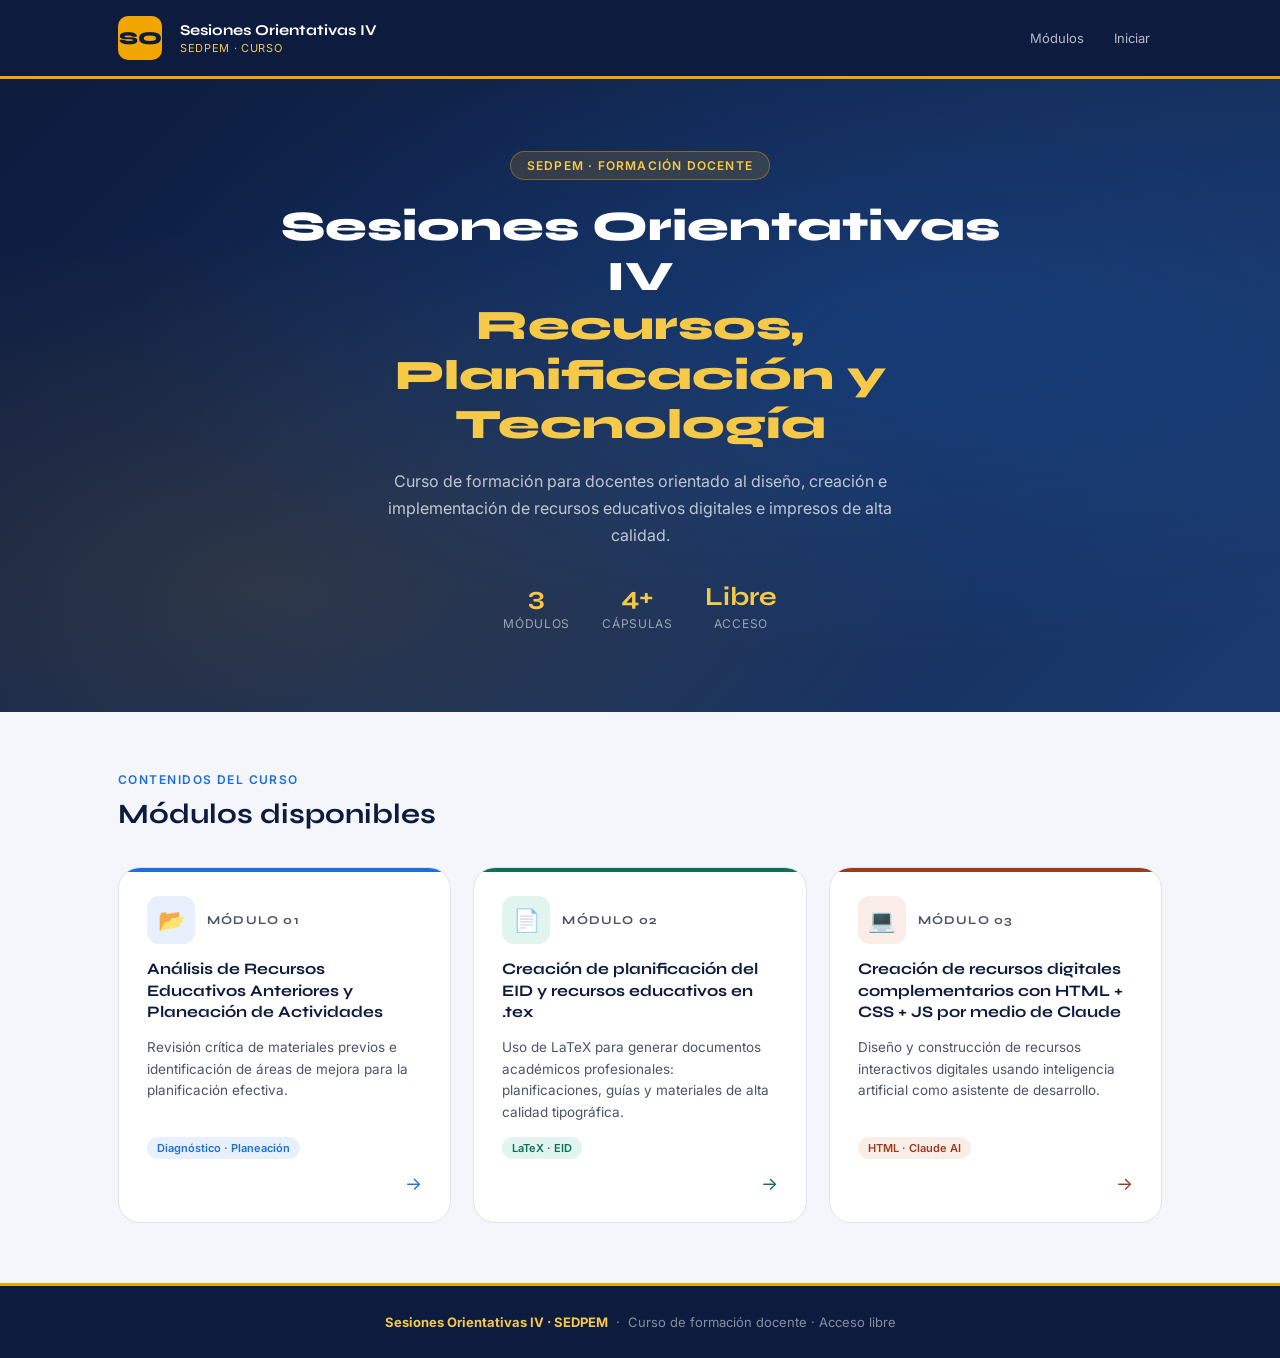
<file: index.html>
<!DOCTYPE html>
<html lang="es">
<head>
  <meta charset="UTF-8">
  <meta name="viewport" content="width=device-width, initial-scale=1.0">
  <title>Sesiones Orientativas IV – SEDPEM</title>
  <link rel="stylesheet" href="css/styles.css">
</head>
<body>

  <!-- HEADER -->
  <header class="site-header">
    <div class="header-inner">
      <a href="index.html" class="header-logo">SO</a>
      <a href="index.html" class="header-title">
        Sesiones Orientativas IV
        <span>SEDPEM · Curso</span>
      </a>
      <nav class="header-nav">
        <a href="#modulos">Módulos</a>
        <a href="modulos/modulo-01.html">Iniciar</a>
      </nav>
    </div>
  </header>

  <!-- HERO -->
  <section class="hero">
    <div class="hero-content">
      <div class="hero-badge">SEDPEM · Formación Docente</div>
      <h1>Sesiones Orientativas IV<br><em>Recursos, Planificación y Tecnología</em></h1>
      <p class="hero-desc">
        Curso de formación para docentes orientado al diseño, creación e implementación de recursos educativos digitales e impresos de alta calidad.
      </p>
      <div class="hero-stats">
        <div class="hero-stat"><strong>3</strong><span>Módulos</span></div>
        <div class="hero-stat"><strong>4+</strong><span>Cápsulas</span></div>
        <div class="hero-stat"><strong>Libre</strong><span>Acceso</span></div>
      </div>
    </div>
  </section>

  <!-- MÓDULOS -->
  <main class="modulos-section" id="modulos">
    <p class="section-label">Contenidos del curso</p>
    <h2 class="section-titulo">Módulos disponibles</h2>

    <div class="modulos-grid">

      <a href="modulos/modulo-01.html" class="modulo-card" style="--card-color:#1e6fd9;--card-bg:#e8f0fe;">
        <div style="display:flex;align-items:center;gap:12px;">
          <div class="modulo-icon" style="--card-bg:#e8f0fe;">📂</div>
          <span class="modulo-num">Módulo 01</span>
        </div>
        <h3>Análisis de Recursos Educativos Anteriores y Planeación de Actividades</h3>
        <p class="modulo-desc">Revisión crítica de materiales previos e identificación de áreas de mejora para la planificación efectiva.</p>
        <span class="modulo-tag">Diagnóstico · Planeación</span>
        <span class="modulo-arrow">→</span>
      </a>

      <a href="modulos/modulo-02.html" class="modulo-card" style="--card-color:#0f6e56;--card-bg:#e1f5ee;">
        <div style="display:flex;align-items:center;gap:12px;">
          <div class="modulo-icon" style="background:#e1f5ee;">📄</div>
          <span class="modulo-num">Módulo 02</span>
        </div>
        <h3>Creación de planificación del EID y recursos educativos en .tex</h3>
        <p class="modulo-desc">Uso de LaTeX para generar documentos académicos profesionales: planificaciones, guías y materiales de alta calidad tipográfica.</p>
        <span class="modulo-tag" style="background:#e1f5ee;color:#0f6e56;">LaTeX · EID</span>
        <span class="modulo-arrow" style="color:#0f6e56;">→</span>
      </a>

      <a href="modulos/modulo-03.html" class="modulo-card" style="--card-color:#993c1d;--card-bg:#faece7;">
        <div style="display:flex;align-items:center;gap:12px;">
          <div class="modulo-icon" style="background:#faece7;">💻</div>
          <span class="modulo-num">Módulo 03</span>
        </div>
        <h3>Creación de recursos digitales complementarios con HTML + CSS + JS por medio de Claude</h3>
        <p class="modulo-desc">Diseño y construcción de recursos interactivos digitales usando inteligencia artificial como asistente de desarrollo.</p>
        <span class="modulo-tag" style="background:#faece7;color:#993c1d;">HTML · Claude AI</span>
        <span class="modulo-arrow" style="color:#993c1d;">→</span>
      </a>

    </div>
  </main>

  <!-- FOOTER -->
  <footer class="site-footer">
    <strong>Sesiones Orientativas IV · SEDPEM</strong> &nbsp;·&nbsp; Curso de formación docente · Acceso libre
  </footer>

</body>
</html>
</file>
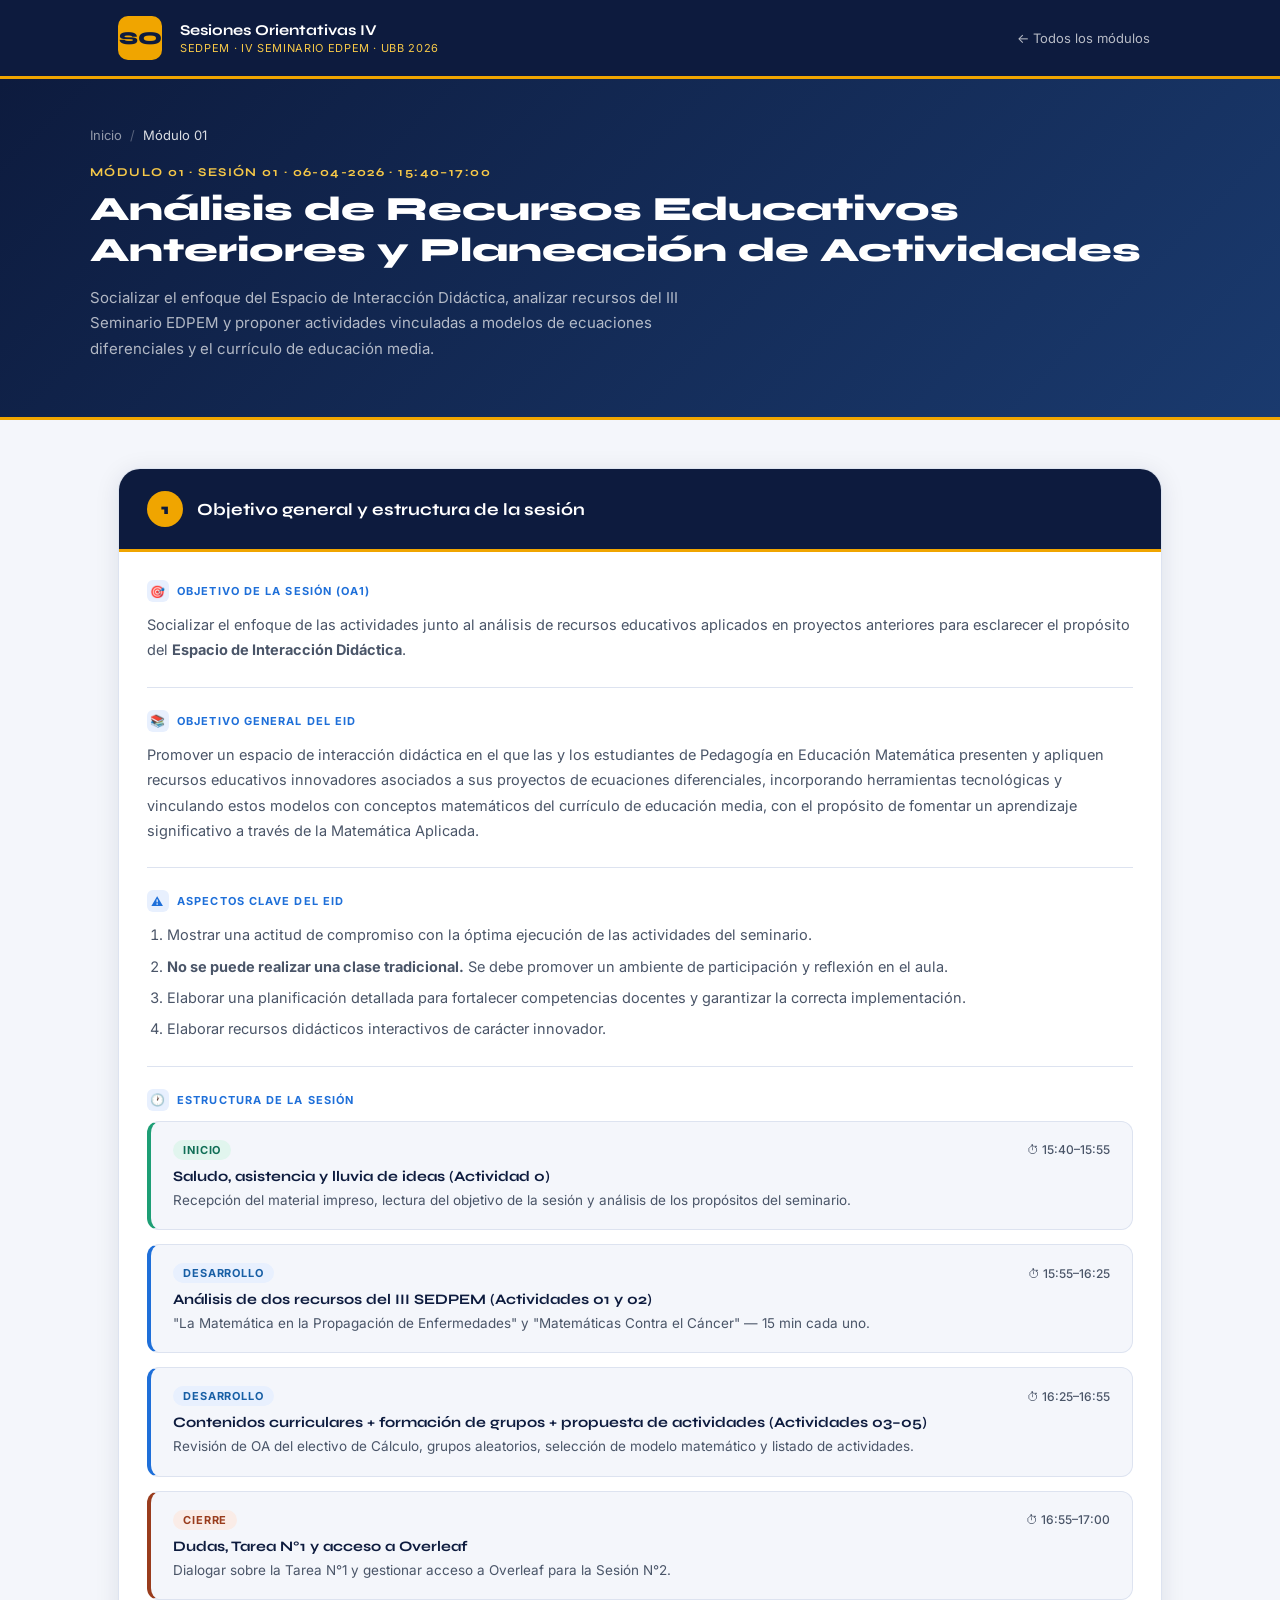
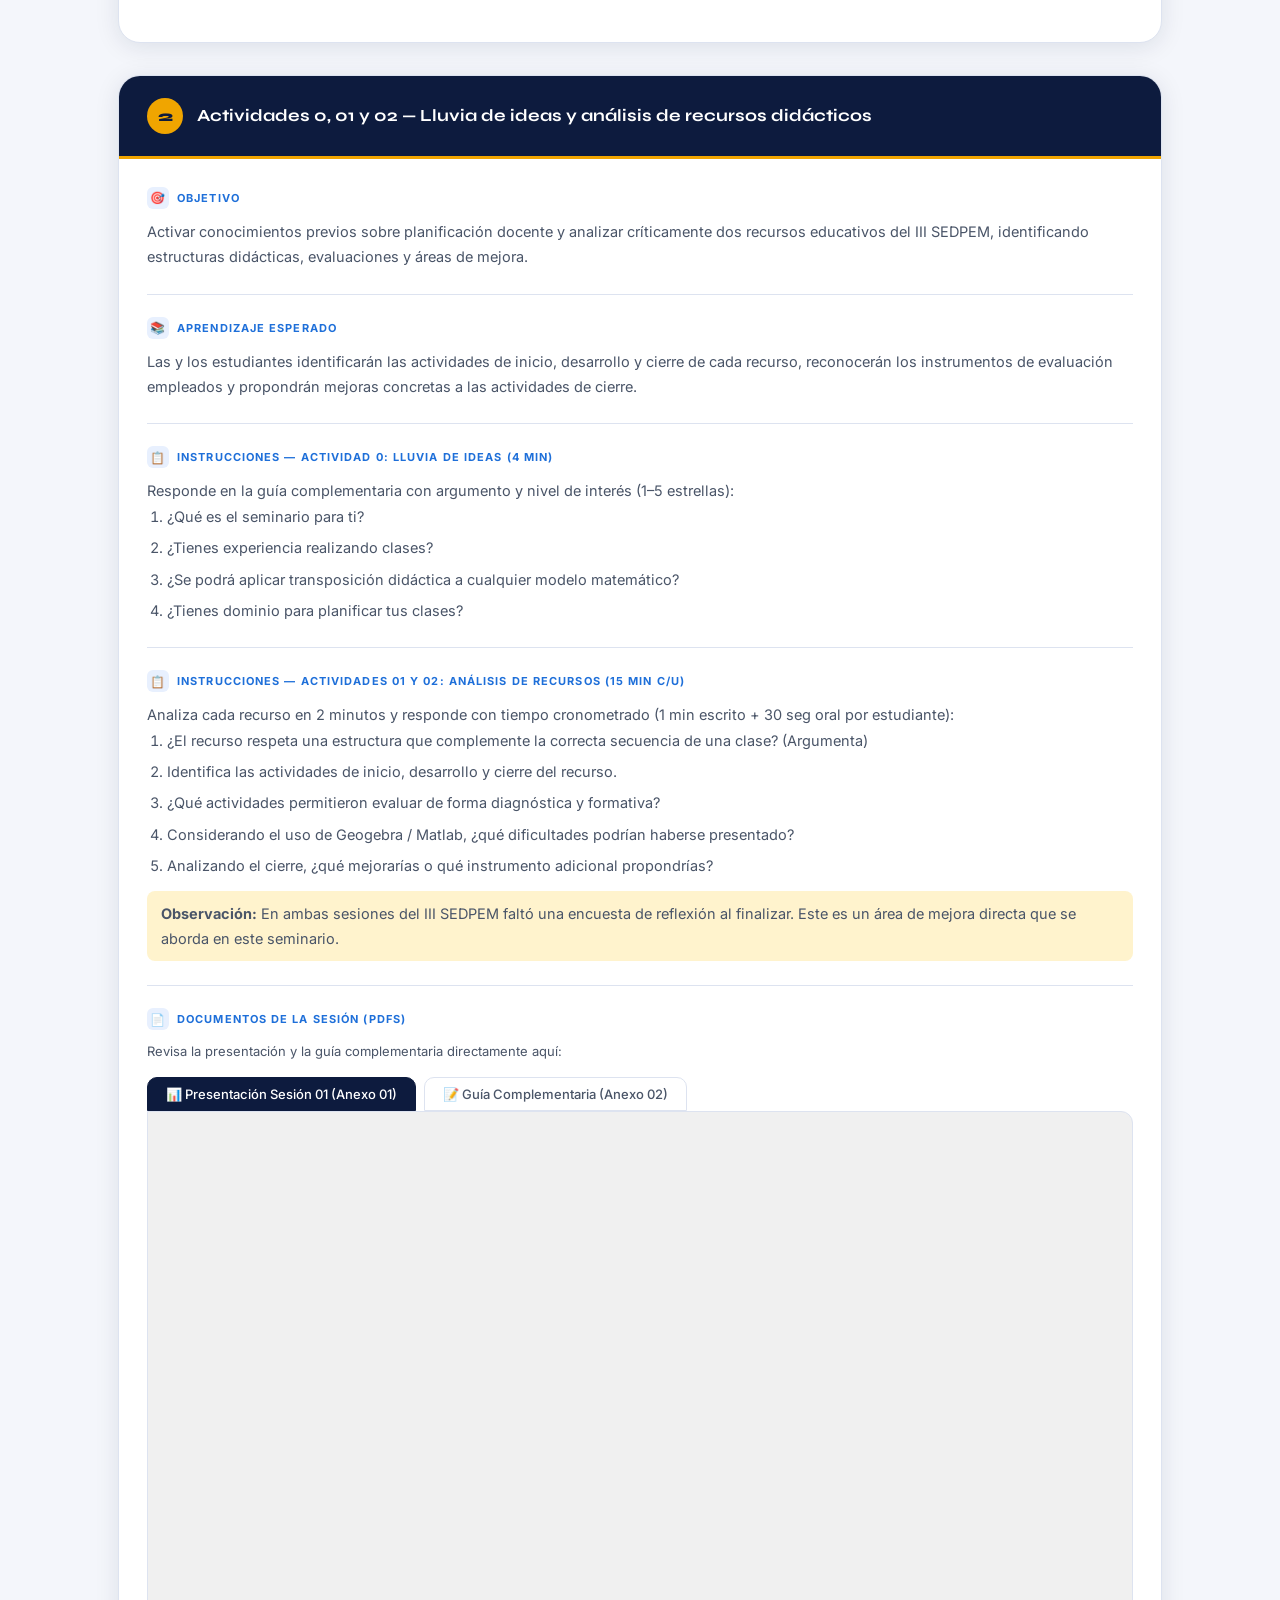
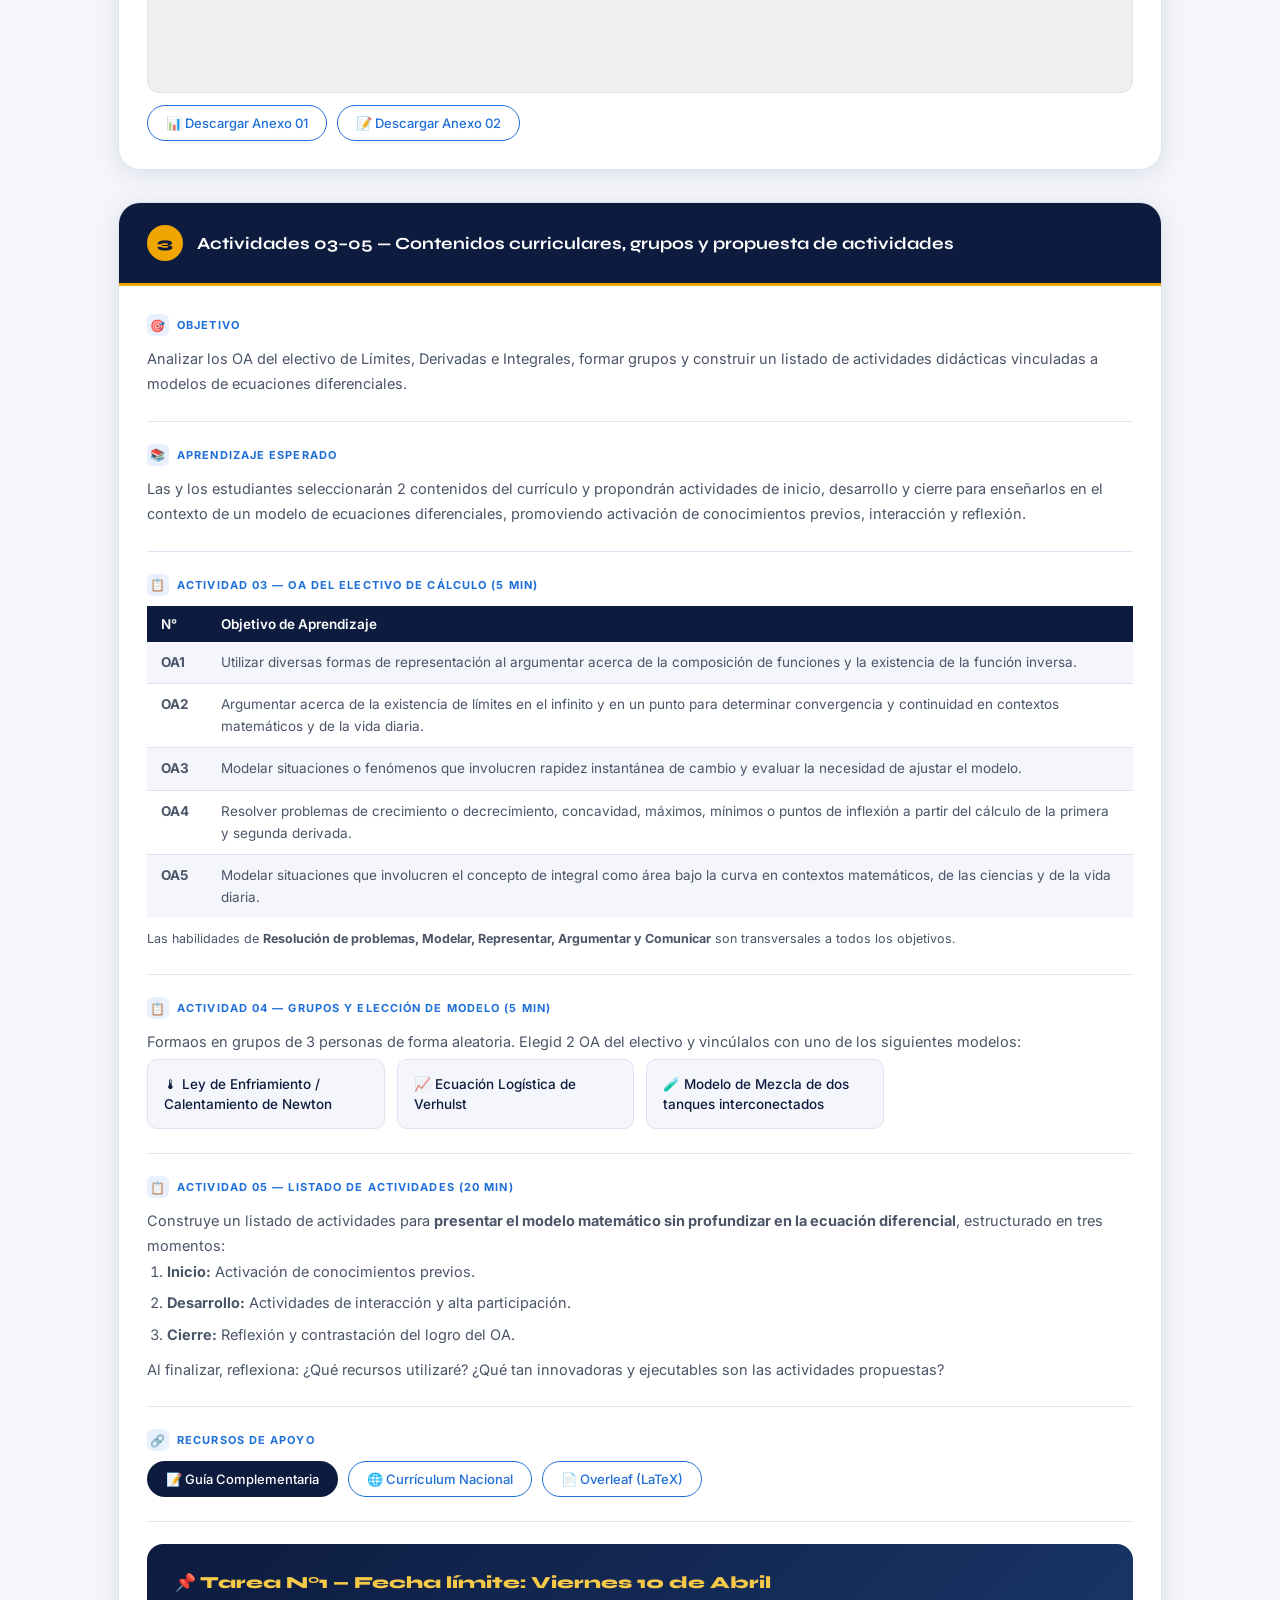
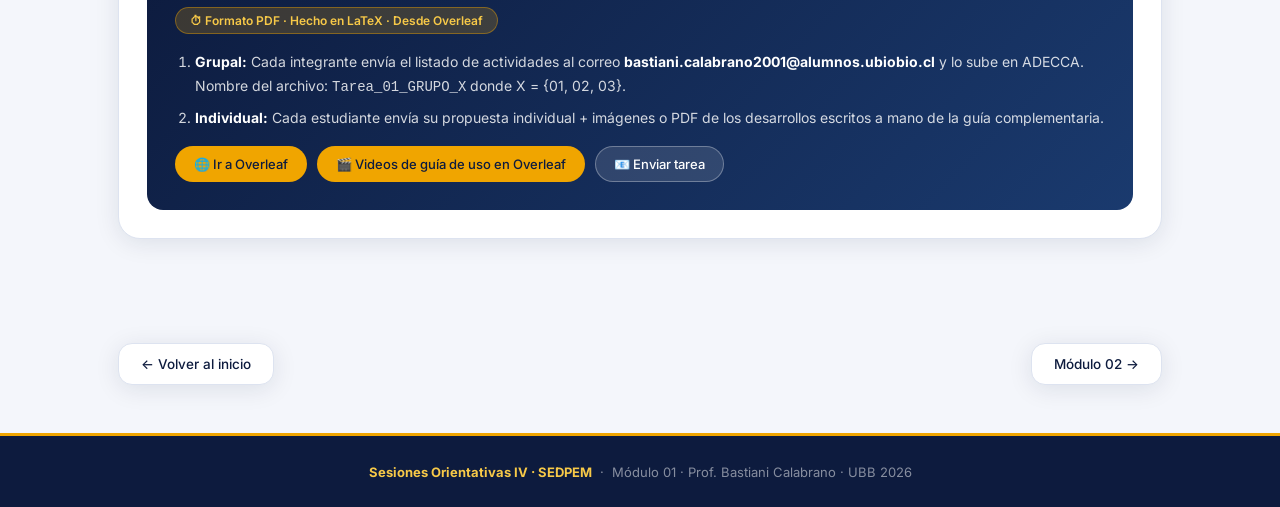
<file: modulos/modulo-01.html>
<!DOCTYPE html>
<html lang="es">
<head>
  <meta charset="UTF-8">
  <meta name="viewport" content="width=device-width, initial-scale=1.0">
  <title>Módulo 01 – Sesiones Orientativas IV SEDPEM</title>
  <link rel="stylesheet" href="../css/styles.css">
  <style>
    .pdf-tabs { display:flex; gap:8px; margin-bottom:0; flex-wrap:wrap; }
    .pdf-tab {
      background:transparent; border:1.5px solid var(--borde);
      color:var(--gris-texto); font-size:13px; font-weight:500;
      padding:8px 18px; border-radius:10px 10px 0 0; cursor:pointer;
      transition:all .2s; font-family:'Inter',sans-serif;
    }
    .pdf-tab:hover { background:var(--gris-claro); color:var(--azul-oscuro); }
    .pdf-tab.active { background:var(--azul-oscuro); color:#fff; border-color:var(--azul-oscuro); }
    .pdf-panel { display:none; border:1.5px solid var(--borde); border-radius:0 12px 12px 12px; overflow:hidden; background:#f0f0f0; }
    .pdf-panel.active { display:block; }
    .pdf-panel iframe { width:100%; height:580px; border:none; display:block; }

    .actividad-card {
      background:var(--gris-claro); border:1px solid var(--borde);
      border-left:4px solid var(--azul-acento); border-radius:12px;
      padding:18px 22px; margin-bottom:14px;
    }
    .actividad-card.inicio { border-left-color:#1d9e75; }
    .actividad-card.cierre { border-left-color:#993c1d; }
    .act-header { display:flex; align-items:center; gap:10px; margin-bottom:8px; }
    .act-badge { font-size:11px; font-weight:700; letter-spacing:.08em; text-transform:uppercase; padding:3px 10px; border-radius:999px; }
    .act-badge.inicio  { background:#e1f5ee; color:#0f6e56; }
    .act-badge.desarrollo { background:#e8f0fe; color:#185fa5; }
    .act-badge.cierre  { background:#faece7; color:#993c1d; }
    .act-tiempo { margin-left:auto; font-size:12px; color:var(--gris-texto); font-weight:500; }
    .act-titulo { font-family:'Syne',sans-serif; font-size:14.5px; font-weight:700; color:var(--azul-oscuro); margin-bottom:4px; }
    .act-desc { font-size:13.5px; color:var(--gris-texto); line-height:1.65; }

    .tarea-box { background:linear-gradient(135deg,var(--azul-oscuro),var(--azul-medio)); border-radius:16px; padding:28px; color:#fff; margin-top:8px; }
    .tarea-box h4 { font-family:'Syne',sans-serif; font-size:17px; font-weight:800; color:var(--dorado-claro); margin-bottom:14px; }
    .tarea-box p, .tarea-box li { font-size:14px; color:rgba(255,255,255,.82); line-height:1.7; }
    .tarea-box ol { padding-left:20px; }
    .tarea-box li { margin-bottom:6px; }
    .tarea-box strong { color:#fff; }
    .tarea-fecha { display:inline-flex; align-items:center; gap:8px; background:rgba(240,165,0,.2); border:1px solid rgba(240,165,0,.4); color:var(--dorado-claro); font-size:12px; font-weight:600; padding:5px 14px; border-radius:999px; margin-bottom:16px; }

    .oa-table { width:100%; border-collapse:collapse; font-size:13.5px; }
    .oa-table th { background:var(--azul-oscuro); color:#fff; padding:10px 14px; text-align:left; font-weight:600; }
    .oa-table td { padding:10px 14px; border-bottom:1px solid var(--borde); color:var(--gris-texto); vertical-align:top; line-height:1.6; }
    .oa-table tr:last-child td { border-bottom:none; }
    .oa-table tr:nth-child(even) td { background:var(--gris-claro); }
    .oa-num { font-weight:700; color:var(--azul-acento); white-space:nowrap; }

    .modelos-grid { display:grid; grid-template-columns:repeat(auto-fill,minmax(200px,1fr)); gap:12px; margin-top:4px; }
    .modelo-item { background:var(--gris-claro); border:1px solid var(--borde); border-radius:10px; padding:14px 16px; font-size:13.5px; color:var(--azul-oscuro); font-weight:500; line-height:1.5; }

    .aviso { font-size:13px; color:#856404; background:#fff3cd; border-radius:8px; padding:10px 14px; margin-top:12px; }
  </style>
</head>
<body>

  <header class="site-header">
    <div class="header-inner">
      <a href="../index.html" class="header-logo">SO</a>
      <a href="../index.html" class="header-title">
        Sesiones Orientativas IV
        <span>SEDPEM · IV Seminario EDPEM · UBB 2026</span>
      </a>
      <nav class="header-nav">
        <a href="../index.html">← Todos los módulos</a>
      </nav>
    </div>
  </header>

  <section class="modulo-hero">
    <div class="modulo-hero-inner">
      <div class="breadcrumb">
        <a href="../index.html">Inicio</a>
        <span class="breadcrumb-sep">/</span>
        <span class="breadcrumb-current">Módulo 01</span>
      </div>
      <div class="modulo-hero-num">Módulo 01 · Sesión 01 · 06-04-2026 · 15:40–17:00</div>
      <h1>Análisis de Recursos Educativos Anteriores y Planeación de Actividades</h1>
      <p>Socializar el enfoque del Espacio de Interacción Didáctica, analizar recursos del III Seminario EDPEM y proponer actividades vinculadas a modelos de ecuaciones diferenciales y el currículo de educación media.</p>
    </div>
  </section>

  <div class="capsulas-container">

    <!-- ─── CÁPSULA 1 ─────────────────────────────────────── -->
    <article class="capsula">
      <div class="capsula-header">
        <div class="capsula-num">1</div>
        <div class="capsula-titulo">Objetivo general y estructura de la sesión</div>
      </div>
      <div class="capsula-body">

        <div class="capsula-bloque">
          <div class="bloque-label"><div class="bloque-label-icon">🎯</div> Objetivo de la sesión (OA1)</div>
          <p>Socializar el enfoque de las actividades junto al análisis de recursos educativos aplicados en proyectos anteriores para esclarecer el propósito del <strong>Espacio de Interacción Didáctica</strong>.</p>
        </div>

        <hr class="divider">

        <div class="capsula-bloque">
          <div class="bloque-label"><div class="bloque-label-icon">📚</div> Objetivo general del EID</div>
          <p>Promover un espacio de interacción didáctica en el que las y los estudiantes de Pedagogía en Educación Matemática presenten y apliquen recursos educativos innovadores asociados a sus proyectos de ecuaciones diferenciales, incorporando herramientas tecnológicas y vinculando estos modelos con conceptos matemáticos del currículo de educación media, con el propósito de fomentar un aprendizaje significativo a través de la Matemática Aplicada.</p>
        </div>

        <hr class="divider">

        <div class="capsula-bloque">
          <div class="bloque-label"><div class="bloque-label-icon">⚠️</div> Aspectos clave del EID</div>
          <ol>
            <li>Mostrar una actitud de compromiso con la óptima ejecución de las actividades del seminario.</li>
            <li><strong>No se puede realizar una clase tradicional.</strong> Se debe promover un ambiente de participación y reflexión en el aula.</li>
            <li>Elaborar una planificación detallada para fortalecer competencias docentes y garantizar la correcta implementación.</li>
            <li>Elaborar recursos didácticos interactivos de carácter innovador.</li>
          </ol>
        </div>

        <hr class="divider">

        <div class="capsula-bloque">
          <div class="bloque-label"><div class="bloque-label-icon">🕐</div> Estructura de la sesión</div>

          <div class="actividad-card inicio">
            <div class="act-header"><span class="act-badge inicio">Inicio</span><span class="act-tiempo">⏱ 15:40–15:55</span></div>
            <div class="act-titulo">Saludo, asistencia y lluvia de ideas (Actividad 0)</div>
            <div class="act-desc">Recepción del material impreso, lectura del objetivo de la sesión y análisis de los propósitos del seminario.</div>
          </div>

          <div class="actividad-card">
            <div class="act-header"><span class="act-badge desarrollo">Desarrollo</span><span class="act-tiempo">⏱ 15:55–16:25</span></div>
            <div class="act-titulo">Análisis de dos recursos del III SEDPEM (Actividades 01 y 02)</div>
            <div class="act-desc">"La Matemática en la Propagación de Enfermedades" y "Matemáticas Contra el Cáncer" — 15 min cada uno.</div>
          </div>

          <div class="actividad-card">
            <div class="act-header"><span class="act-badge desarrollo">Desarrollo</span><span class="act-tiempo">⏱ 16:25–16:55</span></div>
            <div class="act-titulo">Contenidos curriculares + formación de grupos + propuesta de actividades (Actividades 03–05)</div>
            <div class="act-desc">Revisión de OA del electivo de Cálculo, grupos aleatorios, selección de modelo matemático y listado de actividades.</div>
          </div>

          <div class="actividad-card cierre">
            <div class="act-header"><span class="act-badge cierre">Cierre</span><span class="act-tiempo">⏱ 16:55–17:00</span></div>
            <div class="act-titulo">Dudas, Tarea N°1 y acceso a Overleaf</div>
            <div class="act-desc">Dialogar sobre la Tarea N°1 y gestionar acceso a Overleaf para la Sesión N°2.</div>
          </div>
        </div>

      </div>
    </article>

    <!-- ─── CÁPSULA 2 ─────────────────────────────────────── -->
    <article class="capsula">
      <div class="capsula-header">
        <div class="capsula-num">2</div>
        <div class="capsula-titulo">Actividades 0, 01 y 02 — Lluvia de ideas y análisis de recursos didácticos</div>
      </div>
      <div class="capsula-body">

        <div class="capsula-bloque">
          <div class="bloque-label"><div class="bloque-label-icon">🎯</div> Objetivo</div>
          <p>Activar conocimientos previos sobre planificación docente y analizar críticamente dos recursos educativos del III SEDPEM, identificando estructuras didácticas, evaluaciones y áreas de mejora.</p>
        </div>

        <hr class="divider">

        <div class="capsula-bloque">
          <div class="bloque-label"><div class="bloque-label-icon">📚</div> Aprendizaje esperado</div>
          <p>Las y los estudiantes identificarán las actividades de inicio, desarrollo y cierre de cada recurso, reconocerán los instrumentos de evaluación empleados y propondrán mejoras concretas a las actividades de cierre.</p>
        </div>

        <hr class="divider">

        <div class="capsula-bloque">
          <div class="bloque-label"><div class="bloque-label-icon">📋</div> Instrucciones — Actividad 0: Lluvia de ideas (4 min)</div>
          <p>Responde en la guía complementaria con argumento y nivel de interés (1–5 estrellas):</p>
          <ol>
            <li>¿Qué es el seminario para ti?</li>
            <li>¿Tienes experiencia realizando clases?</li>
            <li>¿Se podrá aplicar transposición didáctica a cualquier modelo matemático?</li>
            <li>¿Tienes dominio para planificar tus clases?</li>
          </ol>
        </div>

        <hr class="divider">

        <div class="capsula-bloque">
          <div class="bloque-label"><div class="bloque-label-icon">📋</div> Instrucciones — Actividades 01 y 02: Análisis de recursos (15 min c/u)</div>
          <p>Analiza cada recurso en 2 minutos y responde con tiempo cronometrado (1 min escrito + 30 seg oral por estudiante):</p>
          <ol>
            <li>¿El recurso respeta una estructura que complemente la correcta secuencia de una clase? (Argumenta)</li>
            <li>Identifica las actividades de inicio, desarrollo y cierre del recurso.</li>
            <li>¿Qué actividades permitieron evaluar de forma diagnóstica y formativa?</li>
            <li>Considerando el uso de Geogebra / Matlab, ¿qué dificultades podrían haberse presentado?</li>
            <li>Analizando el cierre, ¿qué mejorarías o qué instrumento adicional propondrías?</li>
          </ol>
          <p class="aviso"><strong>Observación:</strong> En ambas sesiones del III SEDPEM faltó una encuesta de reflexión al finalizar. Este es un área de mejora directa que se aborda en este seminario.</p>
        </div>

        <hr class="divider">

        <div class="capsula-bloque">
          <div class="bloque-label"><div class="bloque-label-icon">📄</div> Documentos de la sesión (PDFs)</div>
          <p style="font-size:13px;color:var(--gris-texto);margin-bottom:14px;">Revisa la presentación y la guía complementaria directamente aquí:</p>

          <div class="pdf-tabs">
            <button class="pdf-tab active" onclick="showPdf('pdf1',this)">📊 Presentación Sesión 01 (Anexo 01)</button>
            <button class="pdf-tab" onclick="showPdf('pdf2',this)">📝 Guía Complementaria (Anexo 02)</button>
          </div>
          <div id="pdf1" class="pdf-panel active">
            <iframe src="ANEXO_01_SESION_ORIENTATIVA_01.pdf" title="Presentación Sesión 01"></iframe>
          </div>
          <div id="pdf2" class="pdf-panel">
            <iframe src="ANEXO_02_SESION_ORIENTATIVA_01.pdf" title="Guía Complementaria Sesión 01"></iframe>
          </div>

          <div style="display:flex;gap:10px;margin-top:12px;flex-wrap:wrap;">
            <a href="ANEXO_01_SESION_ORIENTATIVA_01.pdf" target="_blank" class="btn-recurso secondary">📊 Descargar Anexo 01</a>
            <a href="ANEXO_02_SESION_ORIENTATIVA_01.pdf" target="_blank" class="btn-recurso secondary">📝 Descargar Anexo 02</a>
          </div>
        </div>

      </div>
    </article>

    <!-- ─── CÁPSULA 3 ─────────────────────────────────────── -->
    <article class="capsula">
      <div class="capsula-header">
        <div class="capsula-num">3</div>
        <div class="capsula-titulo">Actividades 03–05 — Contenidos curriculares, grupos y propuesta de actividades</div>
      </div>
      <div class="capsula-body">

        <div class="capsula-bloque">
          <div class="bloque-label"><div class="bloque-label-icon">🎯</div> Objetivo</div>
          <p>Analizar los OA del electivo de Límites, Derivadas e Integrales, formar grupos y construir un listado de actividades didácticas vinculadas a modelos de ecuaciones diferenciales.</p>
        </div>

        <hr class="divider">

        <div class="capsula-bloque">
          <div class="bloque-label"><div class="bloque-label-icon">📚</div> Aprendizaje esperado</div>
          <p>Las y los estudiantes seleccionarán 2 contenidos del currículo y propondrán actividades de inicio, desarrollo y cierre para enseñarlos en el contexto de un modelo de ecuaciones diferenciales, promoviendo activación de conocimientos previos, interacción y reflexión.</p>
        </div>

        <hr class="divider">

        <div class="capsula-bloque">
          <div class="bloque-label"><div class="bloque-label-icon">📋</div> Actividad 03 — OA del electivo de Cálculo (5 min)</div>
          <table class="oa-table">
            <tr><th style="width:60px;">N°</th><th>Objetivo de Aprendizaje</th></tr>
            <tr><td class="oa-num">OA1</td><td>Utilizar diversas formas de representación al argumentar acerca de la composición de funciones y la existencia de la función inversa.</td></tr>
            <tr><td class="oa-num">OA2</td><td>Argumentar acerca de la existencia de límites en el infinito y en un punto para determinar convergencia y continuidad en contextos matemáticos y de la vida diaria.</td></tr>
            <tr><td class="oa-num">OA3</td><td>Modelar situaciones o fenómenos que involucren rapidez instantánea de cambio y evaluar la necesidad de ajustar el modelo.</td></tr>
            <tr><td class="oa-num">OA4</td><td>Resolver problemas de crecimiento o decrecimiento, concavidad, máximos, mínimos o puntos de inflexión a partir del cálculo de la primera y segunda derivada.</td></tr>
            <tr><td class="oa-num">OA5</td><td>Modelar situaciones que involucren el concepto de integral como área bajo la curva en contextos matemáticos, de las ciencias y de la vida diaria.</td></tr>
          </table>
          <p style="font-size:12.5px;color:var(--gris-texto);margin-top:10px;">Las habilidades de <strong>Resolución de problemas, Modelar, Representar, Argumentar y Comunicar</strong> son transversales a todos los objetivos.</p>
        </div>

        <hr class="divider">

        <div class="capsula-bloque">
          <div class="bloque-label"><div class="bloque-label-icon">📋</div> Actividad 04 — Grupos y elección de modelo (5 min)</div>
          <p>Formaos en grupos de 3 personas de forma aleatoria. Elegid 2 OA del electivo y vincúlalos con uno de los siguientes modelos:</p>
          <div class="modelos-grid">
            <div class="modelo-item">🌡 Ley de Enfriamiento / Calentamiento de Newton</div>
            <div class="modelo-item">📈 Ecuación Logística de Verhulst</div>
            <div class="modelo-item">🧪 Modelo de Mezcla de dos tanques interconectados</div>
          </div>
        </div>

        <hr class="divider">

        <div class="capsula-bloque">
          <div class="bloque-label"><div class="bloque-label-icon">📋</div> Actividad 05 — Listado de actividades (20 min)</div>
          <p>Construye un listado de actividades para <strong>presentar el modelo matemático sin profundizar en la ecuación diferencial</strong>, estructurado en tres momentos:</p>
          <ol>
            <li><strong>Inicio:</strong> Activación de conocimientos previos.</li>
            <li><strong>Desarrollo:</strong> Actividades de interacción y alta participación.</li>
            <li><strong>Cierre:</strong> Reflexión y contrastación del logro del OA.</li>
          </ol>
          <p style="margin-top:10px;">Al finalizar, reflexiona: ¿Qué recursos utilizaré? ¿Qué tan innovadoras y ejecutables son las actividades propuestas?</p>
        </div>

        <hr class="divider">

        <div class="capsula-bloque">
          <div class="bloque-label"><div class="bloque-label-icon">🔗</div> Recursos de apoyo</div>
          <div class="botones-recursos">
            <a href="ANEXO_02_SESION_ORIENTATIVA_01.pdf" target="_blank" class="btn-recurso">📝 Guía Complementaria</a>
            <a href="https://www.curriculumnacional.cl" target="_blank" class="btn-recurso secondary">🌐 Currículum Nacional</a>
            <a href="https://www.overleaf.com" target="_blank" class="btn-recurso secondary">📄 Overleaf (LaTeX)</a>
          </div>
        </div>

        <hr class="divider">

        <div class="tarea-box">
          <h4>📌 Tarea N°1 — Fecha límite: Viernes 10 de Abril</h4>
          <div class="tarea-fecha">⏱ Formato PDF · Hecho en LaTeX · Desde Overleaf</div>
          <ol>
            <li><strong>Grupal:</strong> Cada integrante envía el listado de actividades al correo <strong>bastiani.calabrano2001@alumnos.ubiobio.cl</strong> y lo sube en ADECCA. Nombre del archivo: <code>Tarea_01_GRUPO_X</code> donde X = {01, 02, 03}.</li>
            <li><strong>Individual:</strong> Cada estudiante envía su propuesta individual + imágenes o PDF de los desarrollos escritos a mano de la guía complementaria.</li>
          </ol>
          <div style="margin-top:16px;display:flex;gap:10px;flex-wrap:wrap;">
            <a href="https://www.overleaf.com" target="_blank" class="btn-recurso dorado">🌐 Ir a Overleaf</a>
            <a href="https://www.dropbox.com/scl/fo/iug0b0ygu1jlfxlextm1b/ADG_98grXQCXV-ZtAwHkw9s?rlkey=4kknzs8i8xogs203qd1yycdf9&st=dznlv282&dl=0" target="_blank" class="btn-recurso dorado">🎬 Videos de guía de uso en Overleaf</a>
            <a href="mailto:bastiani.calabrano2001@alumnos.ubiobio.cl" class="btn-recurso" style="background:rgba(255,255,255,.12);border:1.5px solid rgba(255,255,255,.3);color:#fff;">📧 Enviar tarea</a>
          </div>
        </div>

      </div>
    </article>

  </div>

  <div class="nav-modulos">
    <a href="../index.html" class="nav-btn">← Volver al inicio</a>
    <a href="modulo-02.html" class="nav-btn">Módulo 02 →</a>
  </div>

  <footer class="site-footer">
    <strong>Sesiones Orientativas IV · SEDPEM</strong> &nbsp;·&nbsp; Módulo 01 · Prof. Bastiani Calabrano · UBB 2026
  </footer>

  <script>
    function showPdf(id, btn) {
      document.querySelectorAll('.pdf-panel').forEach(p => p.classList.remove('active'));
      document.querySelectorAll('.pdf-tab').forEach(t => t.classList.remove('active'));
      document.getElementById(id).classList.add('active');
      btn.classList.add('active');
    }
  </script>

</body>
</html>
</file>
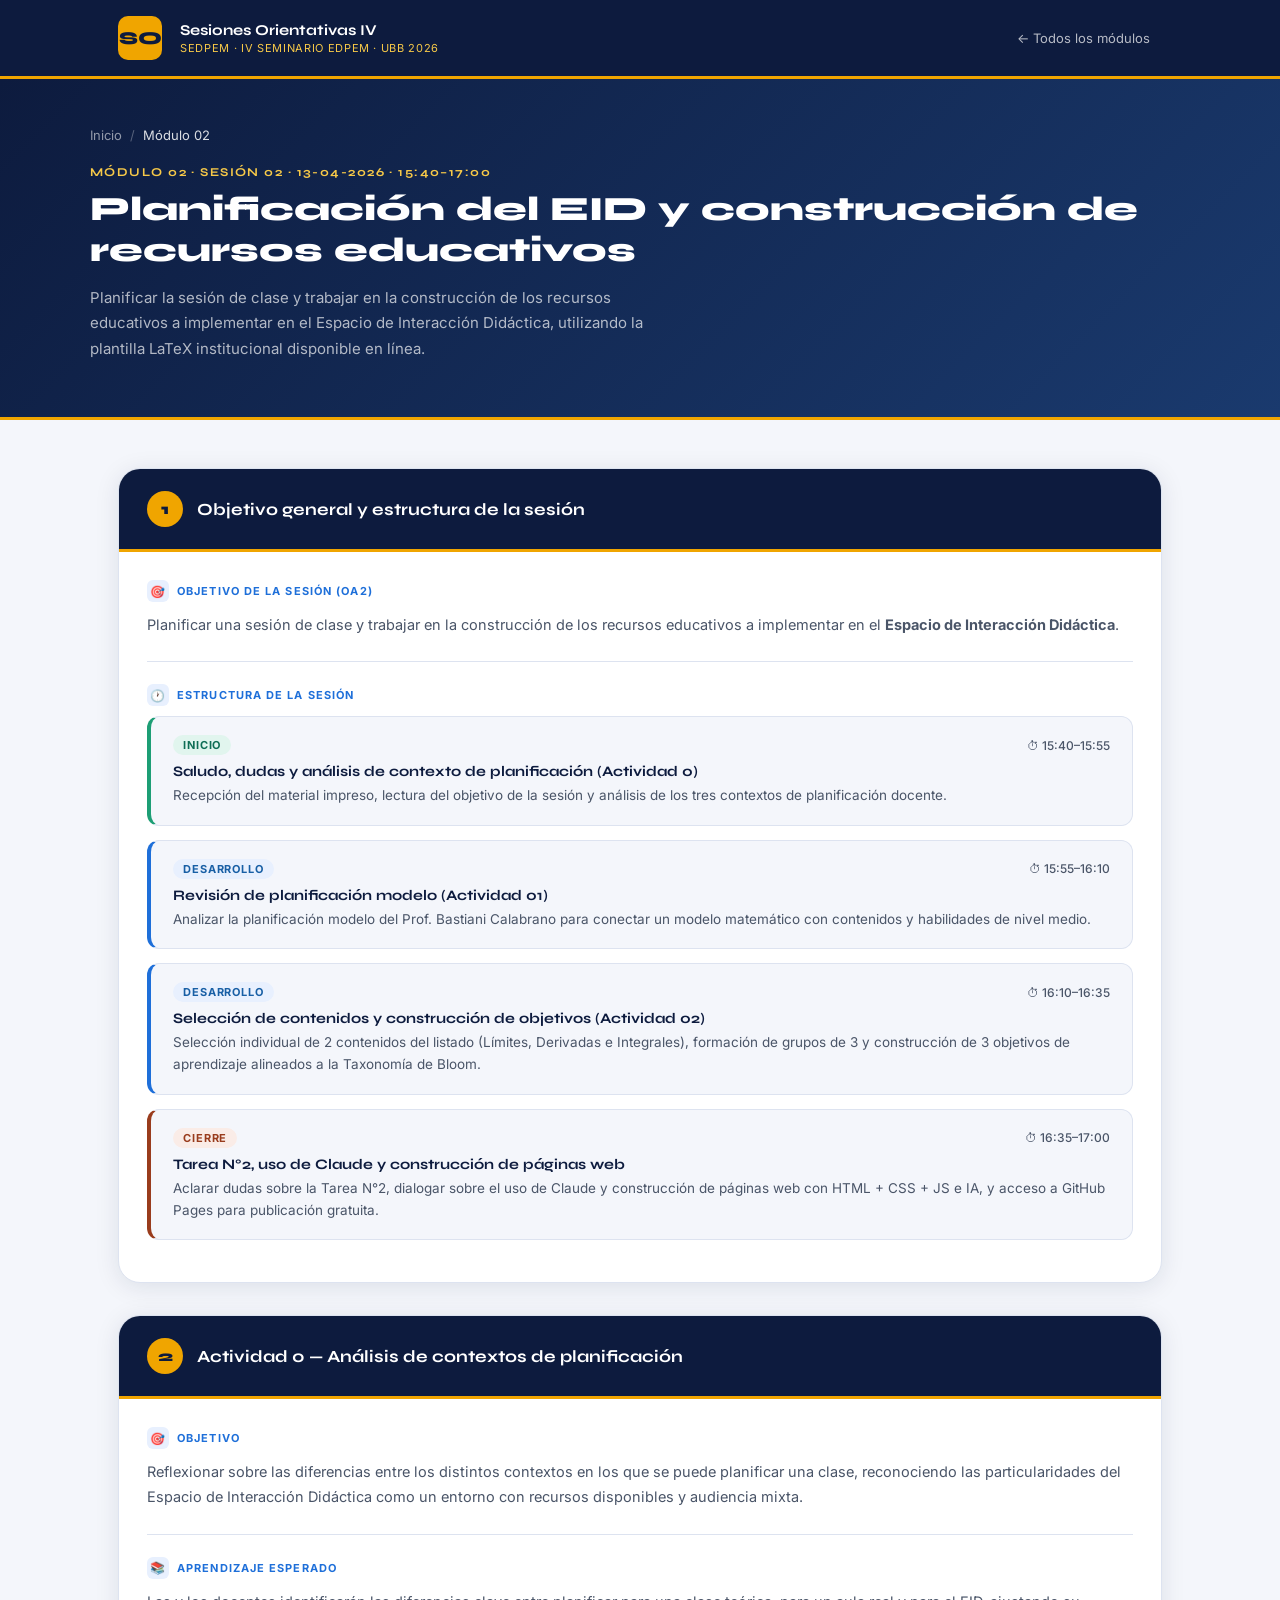
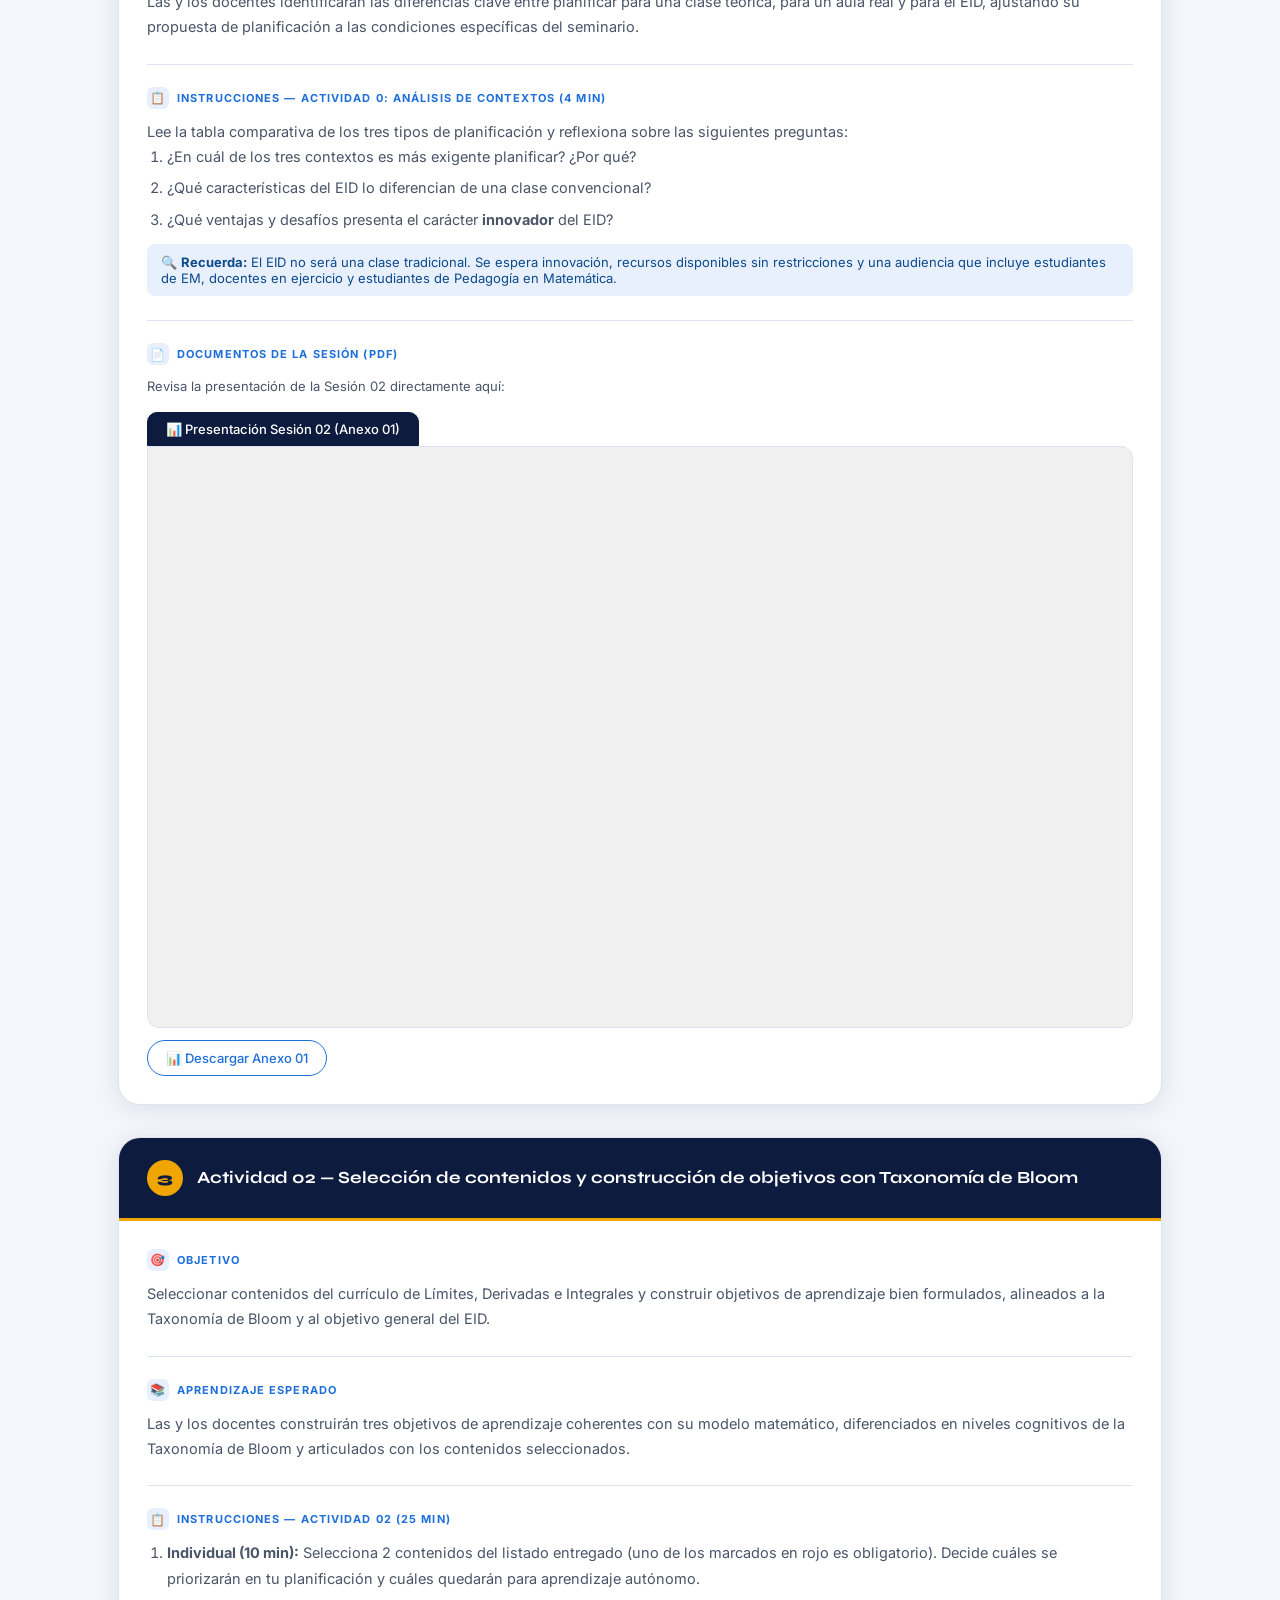
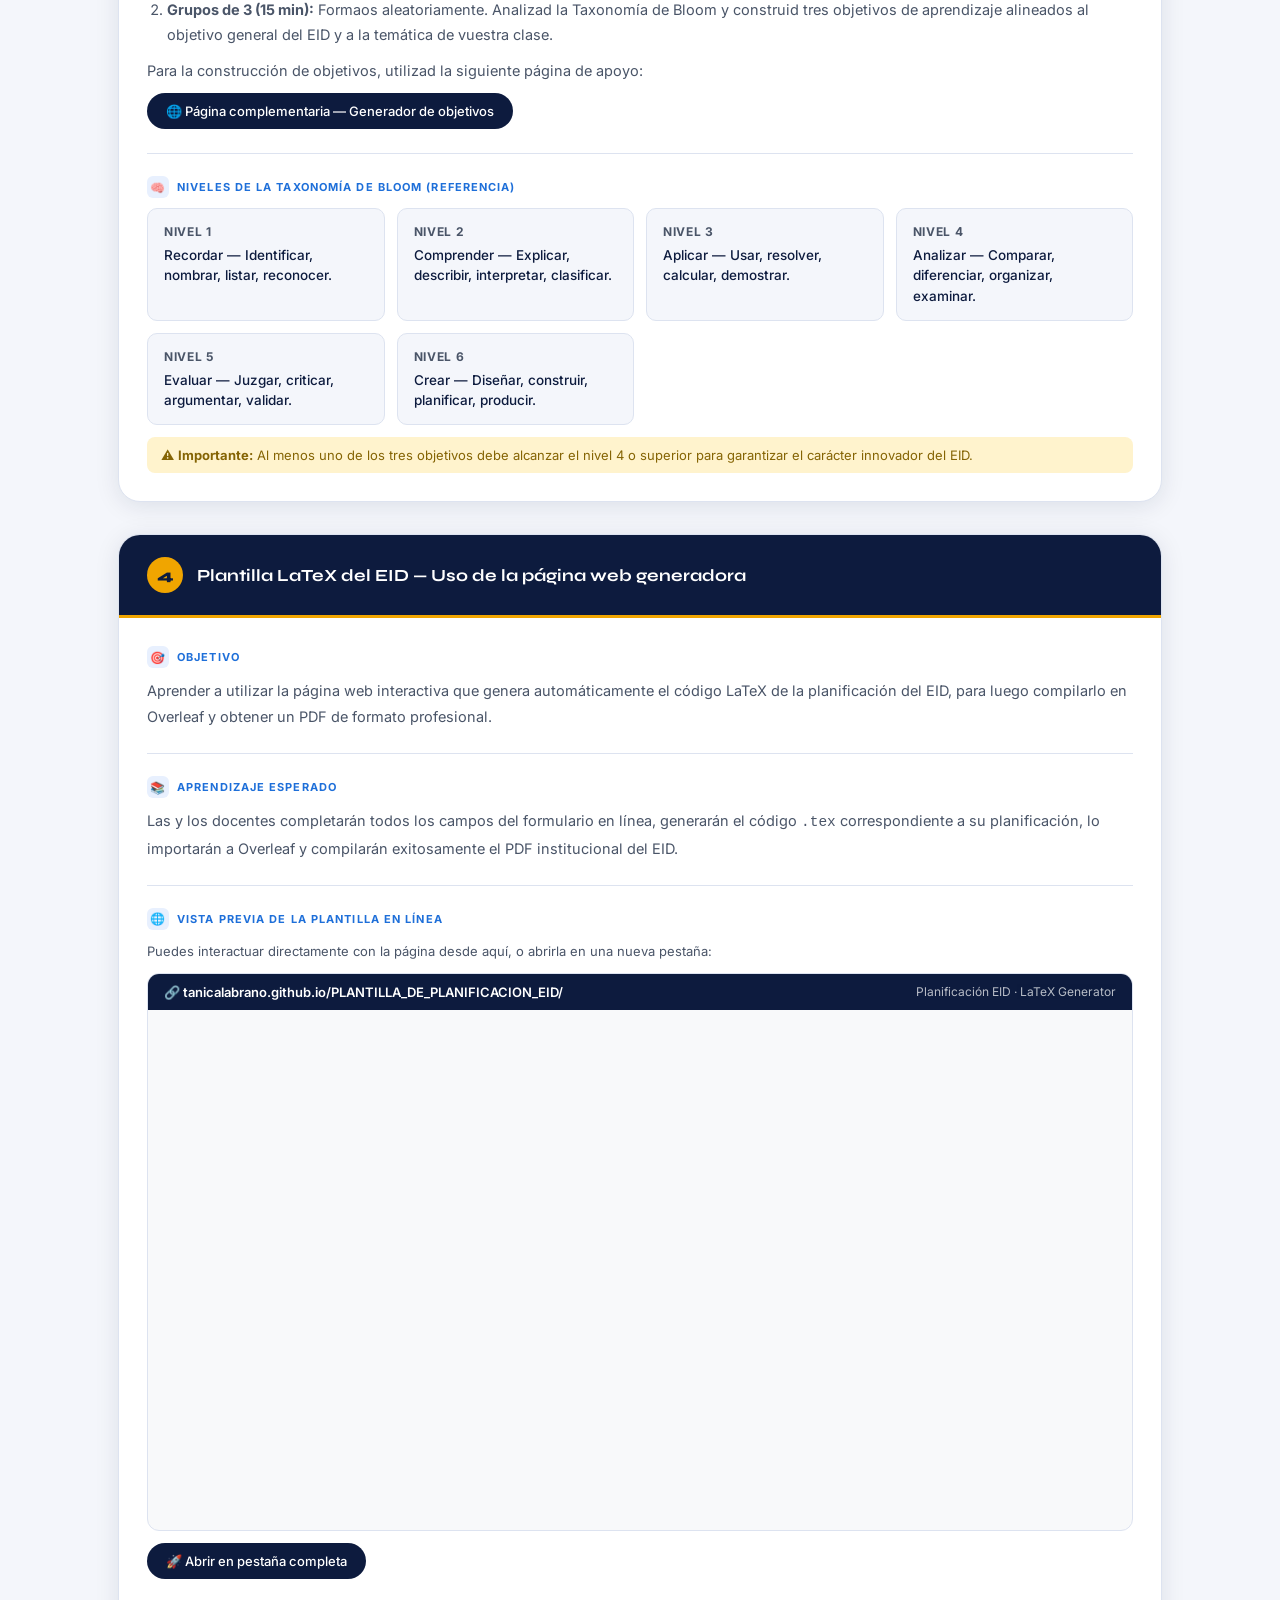
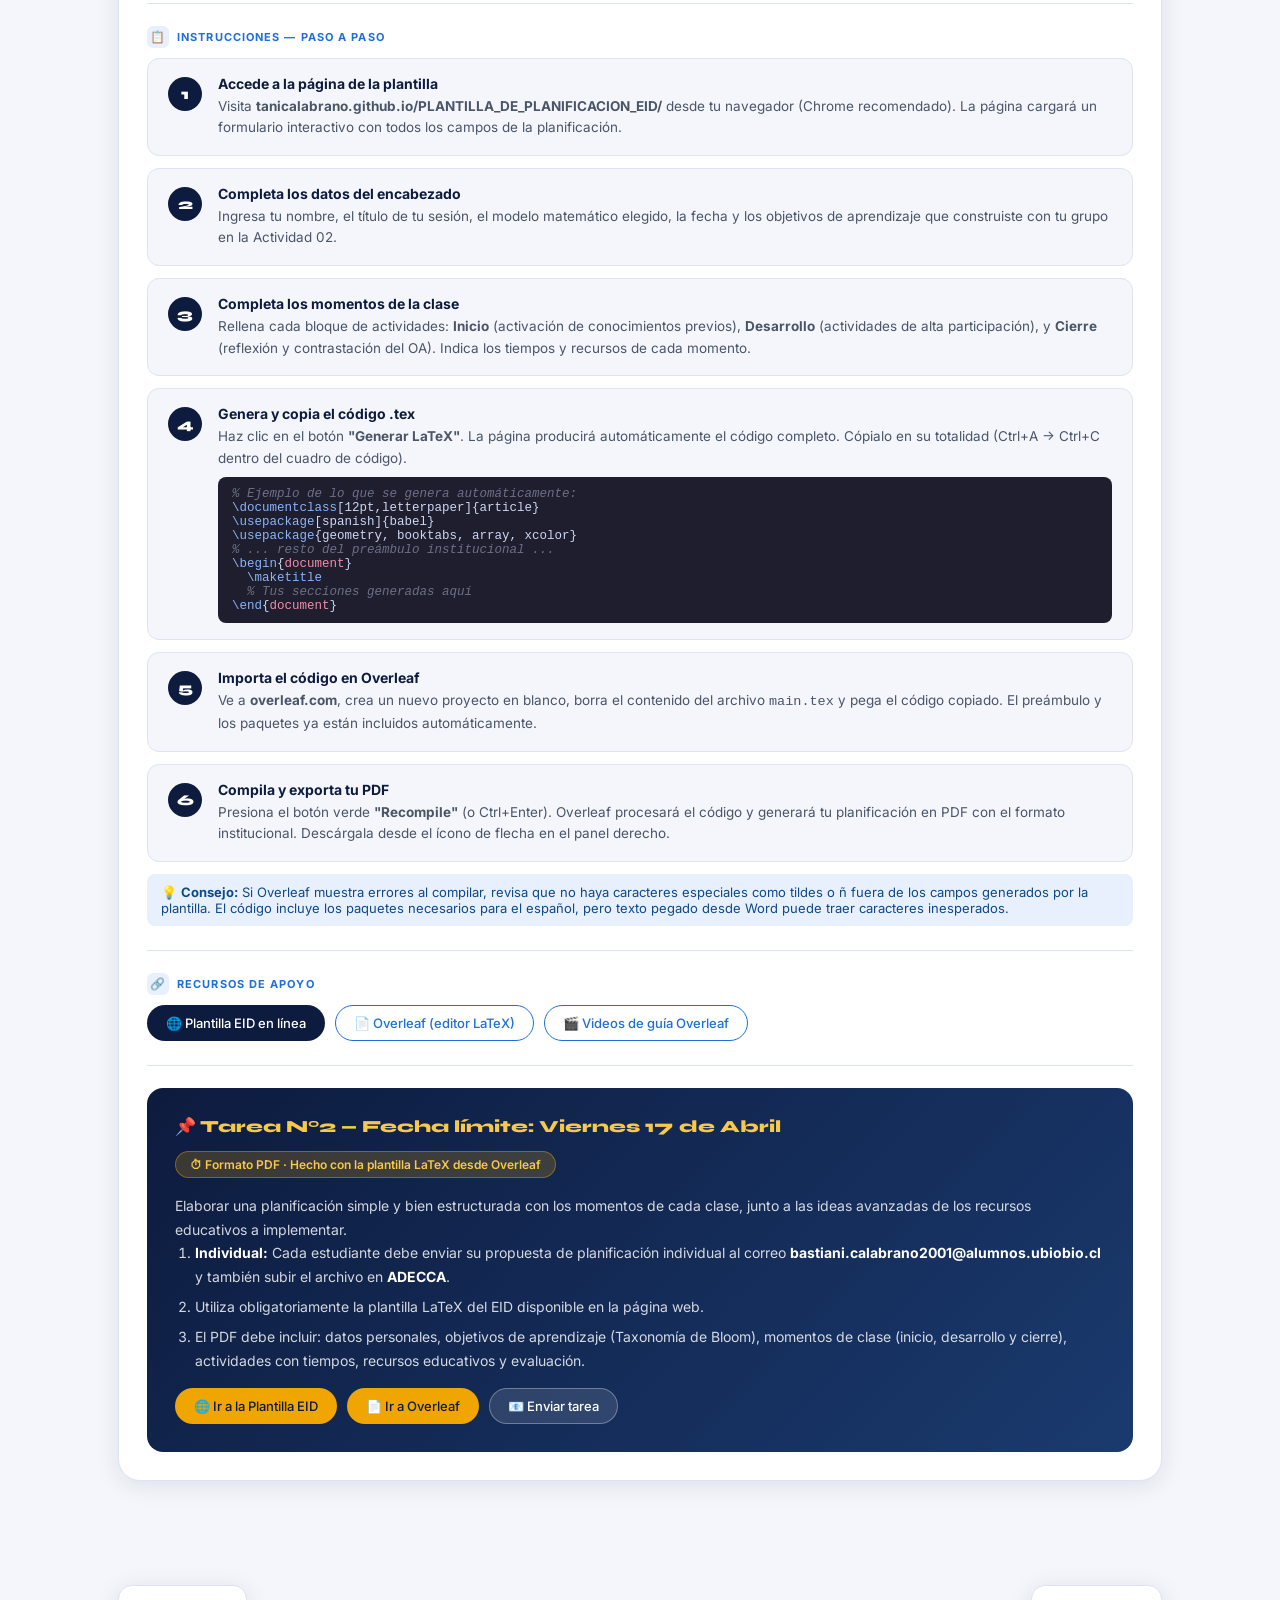
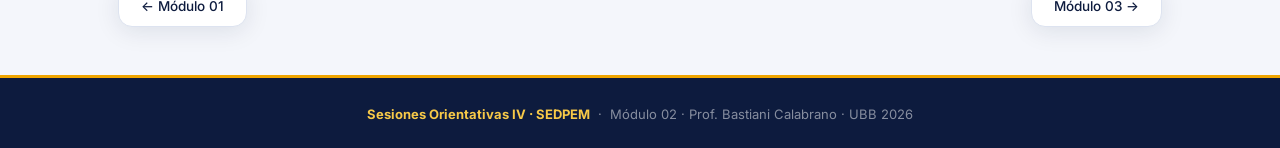
<file: modulos/modulo-02.html>
<!DOCTYPE html>
<html lang="es">
<head>
  <meta charset="UTF-8">
  <meta name="viewport" content="width=device-width, initial-scale=1.0">
  <title>Módulo 02 – Sesiones Orientativas IV SEDPEM</title>
  <link rel="stylesheet" href="../css/styles.css">
  <style>
    .pdf-tabs { display:flex; gap:8px; margin-bottom:0; flex-wrap:wrap; }
    .pdf-tab {
      background:transparent; border:1.5px solid var(--borde);
      color:var(--gris-texto); font-size:13px; font-weight:500;
      padding:8px 18px; border-radius:10px 10px 0 0; cursor:pointer;
      transition:all .2s; font-family:'Inter',sans-serif;
    }
    .pdf-tab:hover { background:var(--gris-claro); color:var(--azul-oscuro); }
    .pdf-tab.active { background:var(--azul-oscuro); color:#fff; border-color:var(--azul-oscuro); }
    .pdf-panel { display:none; border:1.5px solid var(--borde); border-radius:0 12px 12px 12px; overflow:hidden; background:#f0f0f0; }
    .pdf-panel.active { display:block; }
    .pdf-panel iframe { width:100%; height:580px; border:none; display:block; }

    .actividad-card {
      background:var(--gris-claro); border:1px solid var(--borde);
      border-left:4px solid var(--azul-acento); border-radius:12px;
      padding:18px 22px; margin-bottom:14px;
    }
    .actividad-card.inicio { border-left-color:#1d9e75; }
    .actividad-card.cierre { border-left-color:#993c1d; }
    .act-header { display:flex; align-items:center; gap:10px; margin-bottom:8px; }
    .act-badge { font-size:11px; font-weight:700; letter-spacing:.08em; text-transform:uppercase; padding:3px 10px; border-radius:999px; }
    .act-badge.inicio  { background:#e1f5ee; color:#0f6e56; }
    .act-badge.desarrollo { background:#e8f0fe; color:#185fa5; }
    .act-badge.cierre  { background:#faece7; color:#993c1d; }
    .act-tiempo { margin-left:auto; font-size:12px; color:var(--gris-texto); font-weight:500; }
    .act-titulo { font-family:'Syne',sans-serif; font-size:14.5px; font-weight:700; color:var(--azul-oscuro); margin-bottom:4px; }
    .act-desc { font-size:13.5px; color:var(--gris-texto); line-height:1.65; }

    .tarea-box { background:linear-gradient(135deg,var(--azul-oscuro),var(--azul-medio)); border-radius:16px; padding:28px; color:#fff; margin-top:8px; }
    .tarea-box h4 { font-family:'Syne',sans-serif; font-size:17px; font-weight:800; color:var(--dorado-claro); margin-bottom:14px; }
    .tarea-box p, .tarea-box li { font-size:14px; color:rgba(255,255,255,.82); line-height:1.7; }
    .tarea-box ol { padding-left:20px; }
    .tarea-box li { margin-bottom:6px; }
    .tarea-box strong { color:#fff; }
    .tarea-fecha { display:inline-flex; align-items:center; gap:8px; background:rgba(240,165,0,.2); border:1px solid rgba(240,165,0,.4); color:var(--dorado-claro); font-size:12px; font-weight:600; padding:5px 14px; border-radius:999px; margin-bottom:16px; }

    .bloom-grid { display:grid; grid-template-columns:repeat(auto-fill,minmax(220px,1fr)); gap:12px; margin-top:4px; }
    .bloom-item { background:var(--gris-claro); border:1px solid var(--borde); border-radius:10px; padding:14px 16px; font-size:13.5px; color:var(--azul-oscuro); font-weight:500; line-height:1.5; }
    .bloom-item strong { display:block; font-size:12px; letter-spacing:.06em; text-transform:uppercase; color:var(--gris-texto); margin-bottom:4px; }

    .aviso { font-size:13px; color:#856404; background:#fff3cd; border-radius:8px; padding:10px 14px; margin-top:12px; }
    .aviso-azul { font-size:13px; color:#0c4a8a; background:#e8f0fe; border-radius:8px; padding:10px 14px; margin-top:12px; }

    .plantilla-demo {
      border: 1.5px solid var(--borde);
      border-radius: 12px;
      overflow: hidden;
      background: #f8f9fa;
      margin-top: 6px;
    }
    .plantilla-demo-bar {
      background: var(--azul-oscuro);
      padding: 10px 16px;
      display: flex;
      align-items: center;
      gap: 8px;
      font-size: 13px;
      color: #fff;
      font-weight: 600;
    }
    .plantilla-demo-bar span { opacity:.7; font-weight:400; font-size:12px; }
    .plantilla-demo iframe {
      width: 100%;
      height: 520px;
      border: none;
      display: block;
    }

    .paso-card {
      background: var(--gris-claro);
      border: 1px solid var(--borde);
      border-radius: 12px;
      padding: 16px 20px;
      margin-bottom: 12px;
      display: flex;
      gap: 16px;
      align-items: flex-start;
    }
    .paso-num {
      background: var(--azul-oscuro);
      color: #fff;
      font-family: 'Syne', sans-serif;
      font-weight: 800;
      font-size: 15px;
      width: 34px;
      height: 34px;
      border-radius: 50%;
      display: flex;
      align-items: center;
      justify-content: center;
      flex-shrink: 0;
      margin-top: 2px;
    }
    .paso-content { flex: 1; }
    .paso-titulo { font-weight: 700; color: var(--azul-oscuro); font-size: 14px; margin-bottom: 4px; }
    .paso-desc { font-size: 13.5px; color: var(--gris-texto); line-height: 1.6; }
    .paso-code {
      font-family: 'Courier New', monospace;
      background: #1e1e2e;
      color: #cdd6f4;
      font-size: 12.5px;
      padding: 10px 14px;
      border-radius: 8px;
      margin-top: 8px;
      overflow-x: auto;
      white-space: pre;
    }
    .paso-code .kw { color: #89b4fa; }
    .paso-code .str { color: #a6e3a1; }
    .paso-code .cm { color: #6c7086; font-style:italic; }
    .paso-code .br { color: #f38ba8; }
  </style>
</head>
<body>

  <header class="site-header">
    <div class="header-inner">
      <a href="../index.html" class="header-logo">SO</a>
      <a href="../index.html" class="header-title">
        Sesiones Orientativas IV
        <span>SEDPEM · IV Seminario EDPEM · UBB 2026</span>
      </a>
      <nav class="header-nav">
        <a href="../index.html">← Todos los módulos</a>
      </nav>
    </div>
  </header>

  <section class="modulo-hero">
    <div class="modulo-hero-inner">
      <div class="breadcrumb">
        <a href="../index.html">Inicio</a>
        <span class="breadcrumb-sep">/</span>
        <span class="breadcrumb-current">Módulo 02</span>
      </div>
      <div class="modulo-hero-num">Módulo 02 · Sesión 02 · 13-04-2026 · 15:40–17:00</div>
      <h1>Planificación del EID y construcción de recursos educativos</h1>
      <p>Planificar la sesión de clase y trabajar en la construcción de los recursos educativos a implementar en el Espacio de Interacción Didáctica, utilizando la plantilla LaTeX institucional disponible en línea.</p>
    </div>
  </section>

  <div class="capsulas-container">

    <!-- ─── CÁPSULA 1 ─────────────────────────────────────── -->
    <article class="capsula">
      <div class="capsula-header">
        <div class="capsula-num">1</div>
        <div class="capsula-titulo">Objetivo general y estructura de la sesión</div>
      </div>
      <div class="capsula-body">

        <div class="capsula-bloque">
          <div class="bloque-label"><div class="bloque-label-icon">🎯</div> Objetivo de la sesión (OA2)</div>
          <p>Planificar una sesión de clase y trabajar en la construcción de los recursos educativos a implementar en el <strong>Espacio de Interacción Didáctica</strong>.</p>
        </div>

        <hr class="divider">

        <div class="capsula-bloque">
          <div class="bloque-label"><div class="bloque-label-icon">🕐</div> Estructura de la sesión</div>

          <div class="actividad-card inicio">
            <div class="act-header"><span class="act-badge inicio">Inicio</span><span class="act-tiempo">⏱ 15:40–15:55</span></div>
            <div class="act-titulo">Saludo, dudas y análisis de contexto de planificación (Actividad 0)</div>
            <div class="act-desc">Recepción del material impreso, lectura del objetivo de la sesión y análisis de los tres contextos de planificación docente.</div>
          </div>

          <div class="actividad-card">
            <div class="act-header"><span class="act-badge desarrollo">Desarrollo</span><span class="act-tiempo">⏱ 15:55–16:10</span></div>
            <div class="act-titulo">Revisión de planificación modelo (Actividad 01)</div>
            <div class="act-desc">Analizar la planificación modelo del Prof. Bastiani Calabrano para conectar un modelo matemático con contenidos y habilidades de nivel medio.</div>
          </div>

          <div class="actividad-card">
            <div class="act-header"><span class="act-badge desarrollo">Desarrollo</span><span class="act-tiempo">⏱ 16:10–16:35</span></div>
            <div class="act-titulo">Selección de contenidos y construcción de objetivos (Actividad 02)</div>
            <div class="act-desc">Selección individual de 2 contenidos del listado (Límites, Derivadas e Integrales), formación de grupos de 3 y construcción de 3 objetivos de aprendizaje alineados a la Taxonomía de Bloom.</div>
          </div>

          <div class="actividad-card cierre">
            <div class="act-header"><span class="act-badge cierre">Cierre</span><span class="act-tiempo">⏱ 16:35–17:00</span></div>
            <div class="act-titulo">Tarea N°2, uso de Claude y construcción de páginas web</div>
            <div class="act-desc">Aclarar dudas sobre la Tarea N°2, dialogar sobre el uso de Claude y construcción de páginas web con HTML + CSS + JS e IA, y acceso a GitHub Pages para publicación gratuita.</div>
          </div>
        </div>

      </div>
    </article>

    <!-- ─── CÁPSULA 2 ─────────────────────────────────────── -->
    <article class="capsula">
      <div class="capsula-header">
        <div class="capsula-num">2</div>
        <div class="capsula-titulo">Actividad 0 — Análisis de contextos de planificación</div>
      </div>
      <div class="capsula-body">

        <div class="capsula-bloque">
          <div class="bloque-label"><div class="bloque-label-icon">🎯</div> Objetivo</div>
          <p>Reflexionar sobre las diferencias entre los distintos contextos en los que se puede planificar una clase, reconociendo las particularidades del Espacio de Interacción Didáctica como un entorno con recursos disponibles y audiencia mixta.</p>
        </div>

        <hr class="divider">

        <div class="capsula-bloque">
          <div class="bloque-label"><div class="bloque-label-icon">📚</div> Aprendizaje esperado</div>
          <p>Las y los docentes identificarán las diferencias clave entre planificar para una clase teórica, para un aula real y para el EID, ajustando su propuesta de planificación a las condiciones específicas del seminario.</p>
        </div>

        <hr class="divider">

        <div class="capsula-bloque">
          <div class="bloque-label"><div class="bloque-label-icon">📋</div> Instrucciones — Actividad 0: Análisis de contextos (4 min)</div>
          <p>Lee la tabla comparativa de los tres tipos de planificación y reflexiona sobre las siguientes preguntas:</p>
          <ol>
            <li>¿En cuál de los tres contextos es más exigente planificar? ¿Por qué?</li>
            <li>¿Qué características del EID lo diferencian de una clase convencional?</li>
            <li>¿Qué ventajas y desafíos presenta el carácter <strong>innovador</strong> del EID?</li>
          </ol>
          <div class="aviso-azul">🔍 <strong>Recuerda:</strong> El EID no será una clase tradicional. Se espera innovación, recursos disponibles sin restricciones y una audiencia que incluye estudiantes de EM, docentes en ejercicio y estudiantes de Pedagogía en Matemática.</div>
        </div>

        <hr class="divider">

        <div class="capsula-bloque">
          <div class="bloque-label"><div class="bloque-label-icon">📄</div> Documentos de la sesión (PDF)</div>
          <p style="font-size:13px;color:var(--gris-texto);margin-bottom:14px;">Revisa la presentación de la Sesión 02 directamente aquí:</p>

          <div class="pdf-tabs">
            <button class="pdf-tab active" onclick="showPdf('pdf1',this)">📊 Presentación Sesión 02 (Anexo 01)</button>
          </div>
          <div id="pdf1" class="pdf-panel active">
            <iframe src="ANEXO_01_SESION_ORIENTATIVA_02.pdf" title="Presentación Sesión 02"></iframe>
          </div>

          <div style="display:flex;gap:10px;margin-top:12px;flex-wrap:wrap;">
            <a href="ANEXO_01_SESION_ORIENTATIVA_02.pdf" target="_blank" class="btn-recurso secondary">📊 Descargar Anexo 01</a>
          </div>
        </div>

      </div>
    </article>

    <!-- ─── CÁPSULA 3 ─────────────────────────────────────── -->
    <article class="capsula">
      <div class="capsula-header">
        <div class="capsula-num">3</div>
        <div class="capsula-titulo">Actividad 02 — Selección de contenidos y construcción de objetivos con Taxonomía de Bloom</div>
      </div>
      <div class="capsula-body">

        <div class="capsula-bloque">
          <div class="bloque-label"><div class="bloque-label-icon">🎯</div> Objetivo</div>
          <p>Seleccionar contenidos del currículo de Límites, Derivadas e Integrales y construir objetivos de aprendizaje bien formulados, alineados a la Taxonomía de Bloom y al objetivo general del EID.</p>
        </div>

        <hr class="divider">

        <div class="capsula-bloque">
          <div class="bloque-label"><div class="bloque-label-icon">📚</div> Aprendizaje esperado</div>
          <p>Las y los docentes construirán tres objetivos de aprendizaje coherentes con su modelo matemático, diferenciados en niveles cognitivos de la Taxonomía de Bloom y articulados con los contenidos seleccionados.</p>
        </div>

        <hr class="divider">

        <div class="capsula-bloque">
          <div class="bloque-label"><div class="bloque-label-icon">📋</div> Instrucciones — Actividad 02 (25 min)</div>
          <ol>
            <li><strong>Individual (10 min):</strong> Selecciona 2 contenidos del listado entregado (uno de los marcados en rojo es obligatorio). Decide cuáles se priorizarán en tu planificación y cuáles quedarán para aprendizaje autónomo.</li>
            <li><strong>Grupos de 3 (15 min):</strong> Formaos aleatoriamente. Analizad la Taxonomía de Bloom y construid tres objetivos de aprendizaje alineados al objetivo general del EID y a la temática de vuestra clase.</li>
          </ol>
          <p style="margin-top:10px;">Para la construcción de objetivos, utilizad la siguiente página de apoyo:</p>
          <div style="margin-top:10px;">
            <a href="https://tanicalabrano.github.io/GENERADOR_OA/" target="_blank" class="btn-recurso">🌐 Página complementaria — Generador de objetivos</a>
          </div>
        </div>

        <hr class="divider">

        <div class="capsula-bloque">
          <div class="bloque-label"><div class="bloque-label-icon">🧠</div> Niveles de la Taxonomía de Bloom (referencia)</div>
          <div class="bloom-grid">
            <div class="bloom-item"><strong>Nivel 1</strong>Recordar — Identificar, nombrar, listar, reconocer.</div>
            <div class="bloom-item"><strong>Nivel 2</strong>Comprender — Explicar, describir, interpretar, clasificar.</div>
            <div class="bloom-item"><strong>Nivel 3</strong>Aplicar — Usar, resolver, calcular, demostrar.</div>
            <div class="bloom-item"><strong>Nivel 4</strong>Analizar — Comparar, diferenciar, organizar, examinar.</div>
            <div class="bloom-item"><strong>Nivel 5</strong>Evaluar — Juzgar, criticar, argumentar, validar.</div>
            <div class="bloom-item"><strong>Nivel 6</strong>Crear — Diseñar, construir, planificar, producir.</div>
          </div>
          <div class="aviso">⚠️ <strong>Importante:</strong> Al menos uno de los tres objetivos debe alcanzar el nivel 4 o superior para garantizar el carácter innovador del EID.</div>
        </div>

      </div>
    </article>

    <!-- ─── CÁPSULA 4 ─────────────────────────────────────── -->
    <article class="capsula">
      <div class="capsula-header">
        <div class="capsula-num">4</div>
        <div class="capsula-titulo">Plantilla LaTeX del EID — Uso de la página web generadora</div>
      </div>
      <div class="capsula-body">

        <div class="capsula-bloque">
          <div class="bloque-label"><div class="bloque-label-icon">🎯</div> Objetivo</div>
          <p>Aprender a utilizar la página web interactiva que genera automáticamente el código LaTeX de la planificación del EID, para luego compilarlo en Overleaf y obtener un PDF de formato profesional.</p>
        </div>

        <hr class="divider">

        <div class="capsula-bloque">
          <div class="bloque-label"><div class="bloque-label-icon">📚</div> Aprendizaje esperado</div>
          <p>Las y los docentes completarán todos los campos del formulario en línea, generarán el código <code>.tex</code> correspondiente a su planificación, lo importarán a Overleaf y compilarán exitosamente el PDF institucional del EID.</p>
        </div>

        <hr class="divider">

        <div class="capsula-bloque">
          <div class="bloque-label"><div class="bloque-label-icon">🌐</div> Vista previa de la plantilla en línea</div>
          <p style="font-size:13px;color:var(--gris-texto);margin-bottom:10px;">Puedes interactuar directamente con la página desde aquí, o abrirla en una nueva pestaña:</p>
          <div class="plantilla-demo">
            <div class="plantilla-demo-bar">
              🔗 tanicalabrano.github.io/PLANTILLA_DE_PLANIFICACION_EID/
              <span style="margin-left:auto;">Planificación EID · LaTeX Generator</span>
            </div>
            <iframe
              src="https://tanicalabrano.github.io/PLANTILLA_DE_PLANIFICACION_EID/"
              title="Plantilla LaTeX EID"
              loading="lazy">
            </iframe>
          </div>
          <div style="margin-top:12px;">
            <a href="https://tanicalabrano.github.io/PLANTILLA_DE_PLANIFICACION_EID/" target="_blank" class="btn-recurso">🚀 Abrir en pestaña completa</a>
          </div>
        </div>

        <hr class="divider">

        <div class="capsula-bloque">
          <div class="bloque-label"><div class="bloque-label-icon">📋</div> Instrucciones — Paso a paso</div>

          <div class="paso-card">
            <div class="paso-num">1</div>
            <div class="paso-content">
              <div class="paso-titulo">Accede a la página de la plantilla</div>
              <div class="paso-desc">Visita <strong>tanicalabrano.github.io/PLANTILLA_DE_PLANIFICACION_EID/</strong> desde tu navegador (Chrome recomendado). La página cargará un formulario interactivo con todos los campos de la planificación.</div>
            </div>
          </div>

          <div class="paso-card">
            <div class="paso-num">2</div>
            <div class="paso-content">
              <div class="paso-titulo">Completa los datos del encabezado</div>
              <div class="paso-desc">Ingresa tu nombre, el título de tu sesión, el modelo matemático elegido, la fecha y los objetivos de aprendizaje que construiste con tu grupo en la Actividad 02.</div>
            </div>
          </div>

          <div class="paso-card">
            <div class="paso-num">3</div>
            <div class="paso-content">
              <div class="paso-titulo">Completa los momentos de la clase</div>
              <div class="paso-desc">Rellena cada bloque de actividades: <strong>Inicio</strong> (activación de conocimientos previos), <strong>Desarrollo</strong> (actividades de alta participación), y <strong>Cierre</strong> (reflexión y contrastación del OA). Indica los tiempos y recursos de cada momento.</div>
            </div>
          </div>

          <div class="paso-card">
            <div class="paso-num">4</div>
            <div class="paso-content">
              <div class="paso-titulo">Genera y copia el código .tex</div>
              <div class="paso-desc">Haz clic en el botón <strong>"Generar LaTeX"</strong>. La página producirá automáticamente el código completo. Cópialo en su totalidad (Ctrl+A → Ctrl+C dentro del cuadro de código).</div>
              <div class="paso-code"><span class="cm">% Ejemplo de lo que se genera automáticamente:</span>
<span class="kw">\documentclass</span>[12pt,letterpaper]{article}
<span class="kw">\usepackage</span>[spanish]{babel}
<span class="kw">\usepackage</span>{geometry, booktabs, array, xcolor}
<span class="cm">% ... resto del preámbulo institucional ...</span>
<span class="kw">\begin</span>{<span class="br">document</span>}
  <span class="kw">\maketitle</span>
  <span class="cm">% Tus secciones generadas aquí</span>
<span class="kw">\end</span>{<span class="br">document</span>}</div>
            </div>
          </div>

          <div class="paso-card">
            <div class="paso-num">5</div>
            <div class="paso-content">
              <div class="paso-titulo">Importa el código en Overleaf</div>
              <div class="paso-desc">Ve a <strong>overleaf.com</strong>, crea un nuevo proyecto en blanco, borra el contenido del archivo <code>main.tex</code> y pega el código copiado. El preámbulo y los paquetes ya están incluidos automáticamente.</div>
            </div>
          </div>

          <div class="paso-card">
            <div class="paso-num">6</div>
            <div class="paso-content">
              <div class="paso-titulo">Compila y exporta tu PDF</div>
              <div class="paso-desc">Presiona el botón verde <strong>"Recompile"</strong> (o Ctrl+Enter). Overleaf procesará el código y generará tu planificación en PDF con el formato institucional. Descárgala desde el ícono de flecha en el panel derecho.</div>
            </div>
          </div>

          <div class="aviso-azul">💡 <strong>Consejo:</strong> Si Overleaf muestra errores al compilar, revisa que no haya caracteres especiales como tildes o ñ fuera de los campos generados por la plantilla. El código incluye los paquetes necesarios para el español, pero texto pegado desde Word puede traer caracteres inesperados.</div>
        </div>

        <hr class="divider">

        <div class="capsula-bloque">
          <div class="bloque-label"><div class="bloque-label-icon">🔗</div> Recursos de apoyo</div>
          <div class="botones-recursos">
            <a href="https://tanicalabrano.github.io/PLANTILLA_DE_PLANIFICACION_EID/" target="_blank" class="btn-recurso">🌐 Plantilla EID en línea</a>
            <a href="https://www.overleaf.com" target="_blank" class="btn-recurso secondary">📄 Overleaf (editor LaTeX)</a>
            <a href="https://www.dropbox.com/scl/fo/iug0b0ygu1jlfxlextm1b/ADG_98grXQCXV-ZtAwHkw9s?rlkey=4kknzs8i8xogs203qd1yycdf9&st=dznlv282&dl=0" target="_blank" class="btn-recurso secondary">🎬 Videos de guía Overleaf</a>
          </div>
        </div>

        <hr class="divider">

        <div class="tarea-box">
          <h4>📌 Tarea N°2 — Fecha límite: Viernes 17 de Abril</h4>
          <div class="tarea-fecha">⏱ Formato PDF · Hecho con la plantilla LaTeX desde Overleaf</div>
          <p>Elaborar una planificación simple y bien estructurada con los momentos de cada clase, junto a las ideas avanzadas de los recursos educativos a implementar.</p>
          <ol>
            <li><strong>Individual:</strong> Cada estudiante debe enviar su propuesta de planificación individual al correo <strong>bastiani.calabrano2001@alumnos.ubiobio.cl</strong> y también subir el archivo en <strong>ADECCA</strong>.</li>
            <li>Utiliza obligatoriamente la plantilla LaTeX del EID disponible en la página web.</li>
            <li>El PDF debe incluir: datos personales, objetivos de aprendizaje (Taxonomía de Bloom), momentos de clase (inicio, desarrollo y cierre), actividades con tiempos, recursos educativos y evaluación.</li>
          </ol>
          <div style="margin-top:16px;display:flex;gap:10px;flex-wrap:wrap;">
            <a href="https://tanicalabrano.github.io/PLANTILLA_DE_PLANIFICACION_EID/" target="_blank" class="btn-recurso dorado">🌐 Ir a la Plantilla EID</a>
            <a href="https://www.overleaf.com" target="_blank" class="btn-recurso dorado">📄 Ir a Overleaf</a>
            <a href="mailto:bastiani.calabrano2001@alumnos.ubiobio.cl" class="btn-recurso" style="background:rgba(255,255,255,.12);border:1.5px solid rgba(255,255,255,.3);color:#fff;">📧 Enviar tarea</a>
          </div>
        </div>

      </div>
    </article>

  </div>

  <div class="nav-modulos">
    <a href="modulo-01.html" class="nav-btn">← Módulo 01</a>
    <a href="modulo-03.html" class="nav-btn">Módulo 03 →</a>
  </div>

  <footer class="site-footer">
    <strong>Sesiones Orientativas IV · SEDPEM</strong> &nbsp;·&nbsp; Módulo 02 · Prof. Bastiani Calabrano · UBB 2026
  </footer>

  <script>
    function showPdf(id, btn) {
      document.querySelectorAll('.pdf-panel').forEach(p => p.classList.remove('active'));
      document.querySelectorAll('.pdf-tab').forEach(t => t.classList.remove('active'));
      document.getElementById(id).classList.add('active');
      btn.classList.add('active');
    }
  </script>

</body>
</html>
</file>
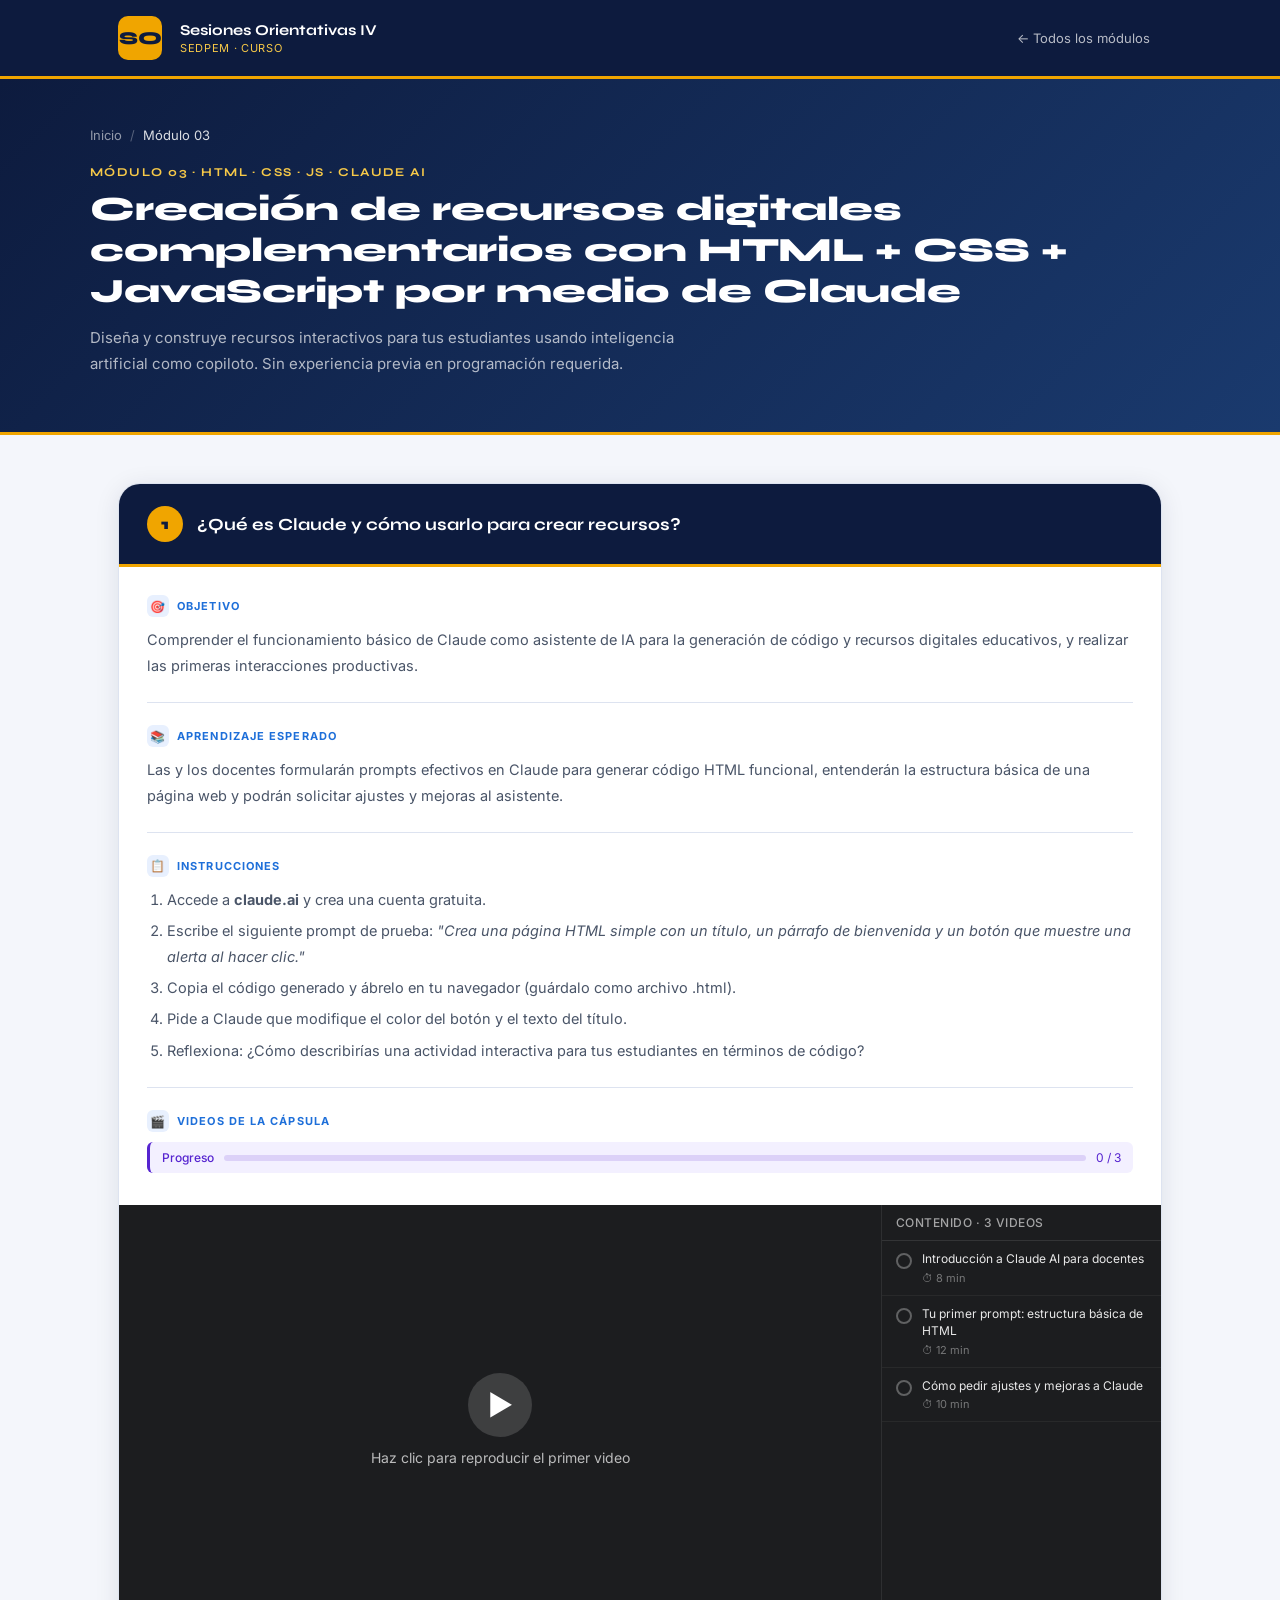
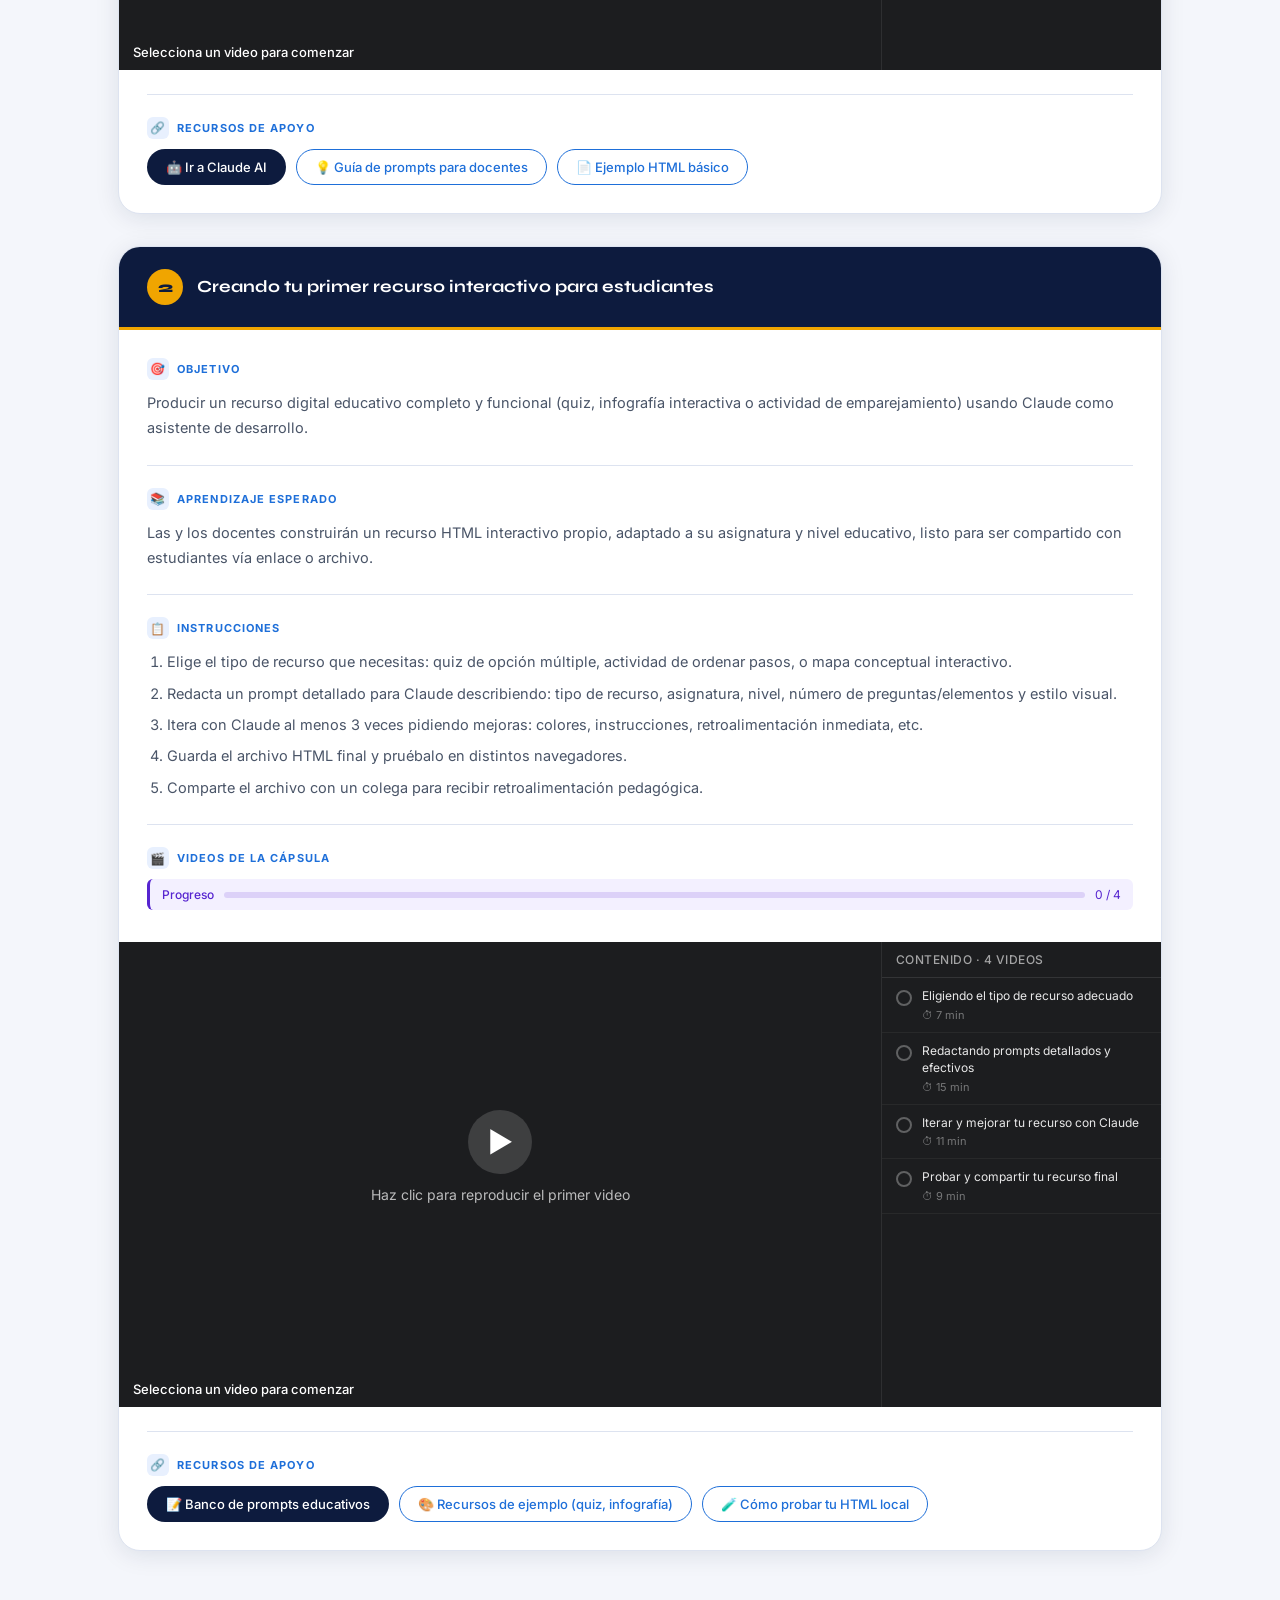
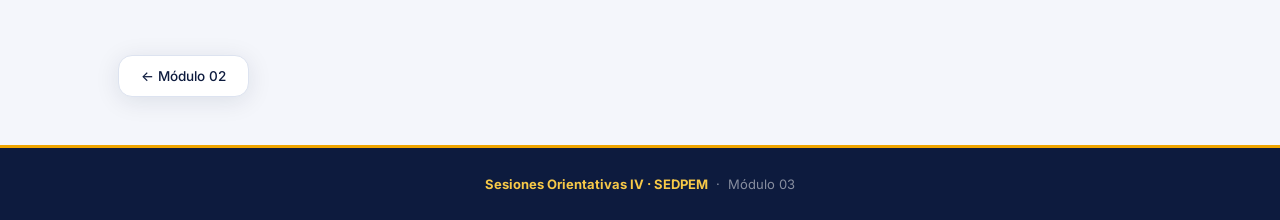
<file: modulos/modulo-03.html>
<!DOCTYPE html>
<html lang="es">
<head>
  <meta charset="UTF-8">
  <meta name="viewport" content="width=device-width, initial-scale=1.0">
  <title>Módulo 03 – Sesiones Orientativas IV SEDPEM</title>
  <link rel="stylesheet" href="../css/styles.css">
</head>
<body>

  <header class="site-header">
    <div class="header-inner">
      <a href="../index.html" class="header-logo">SO</a>
      <a href="../index.html" class="header-title">
        Sesiones Orientativas IV
        <span>SEDPEM · Curso</span>
      </a>
      <nav class="header-nav">
        <a href="../index.html">← Todos los módulos</a>
      </nav>
    </div>
  </header>

  <section class="modulo-hero">
    <div class="modulo-hero-inner">
      <div class="breadcrumb">
        <a href="../index.html">Inicio</a>
        <span class="breadcrumb-sep">/</span>
        <span class="breadcrumb-current">Módulo 03</span>
      </div>
      <div class="modulo-hero-num">Módulo 03 · HTML · CSS · JS · Claude AI</div>
      <h1>Creación de recursos digitales complementarios con HTML + CSS + JavaScript por medio de Claude</h1>
      <p>Diseña y construye recursos interactivos para tus estudiantes usando inteligencia artificial como copiloto. Sin experiencia previa en programación requerida.</p>
    </div>
  </section>

  <div class="capsulas-container">

    <!-- ── CÁPSULA 1 ── -->
    <article class="capsula">
      <div class="capsula-header">
        <div class="capsula-num">1</div>
        <div class="capsula-titulo">¿Qué es Claude y cómo usarlo para crear recursos?</div>
      </div>
      <div class="capsula-body">

        <div class="capsula-bloque">
          <div class="bloque-label"><div class="bloque-label-icon">🎯</div> Objetivo</div>
          <p>Comprender el funcionamiento básico de Claude como asistente de IA para la generación de código y recursos digitales educativos, y realizar las primeras interacciones productivas.</p>
        </div>

        <hr class="divider">

        <div class="capsula-bloque">
          <div class="bloque-label"><div class="bloque-label-icon">📚</div> Aprendizaje esperado</div>
          <p>Las y los docentes formularán prompts efectivos en Claude para generar código HTML funcional, entenderán la estructura básica de una página web y podrán solicitar ajustes y mejoras al asistente.</p>
        </div>

        <hr class="divider">

        <div class="capsula-bloque">
          <div class="bloque-label"><div class="bloque-label-icon">📋</div> Instrucciones</div>
          <ol>
            <li>Accede a <strong>claude.ai</strong> y crea una cuenta gratuita.</li>
            <li>Escribe el siguiente prompt de prueba: <em>"Crea una página HTML simple con un título, un párrafo de bienvenida y un botón que muestre una alerta al hacer clic."</em></li>
            <li>Copia el código generado y ábrelo en tu navegador (guárdalo como archivo .html).</li>
            <li>Pide a Claude que modifique el color del botón y el texto del título.</li>
            <li>Reflexiona: ¿Cómo describirías una actividad interactiva para tus estudiantes en términos de código?</li>
          </ol>
        </div>

        <hr class="divider">

        <!-- ── VIDEO PLAYER CÁPSULA 1 ── -->
        <div class="capsula-bloque video-bloque-fullwidth">
          <div style="padding: 0 28px 1rem;">
            <div class="bloque-label"><div class="bloque-label-icon">🎬</div> Videos de la cápsula</div>
            <div class="capsula-progress" id="progress-c1">
              <span class="progress-label">Progreso</span>
              <div class="progress-bar-track">
                <div class="progress-bar-fill" id="fill-c1" style="width: 0%"></div>
              </div>
              <span class="progress-count" id="count-c1">0 / 3</span>
            </div>
          </div>

          <div class="video-player-section">
            <div class="video-player-layout">

              <!-- Reproductor principal -->
              <div class="video-main">
                <div class="video-embed-wrapper">
                  <div class="video-placeholder" id="placeholder-c1" onclick="playVideo('c1', 0)">
                    <div class="video-placeholder-icon">▶</div>
                    <div class="video-placeholder-title">Haz clic para reproducir el primer video</div>
                  </div>
                  <iframe id="player-c1" src="" allowfullscreen loading="lazy" title="Video cápsula 1" style="display:none;"></iframe>
                </div>
                <div class="video-info-bar">
                  <span class="video-info-title" id="title-c1">Selecciona un video para comenzar</span>
                  <span class="video-info-meta" id="meta-c1"></span>
                </div>
              </div>

              <!-- Lista de videos -->
              <div class="video-sidebar">
                <div class="sidebar-header">Contenido · 3 videos</div>
                <div class="sidebar-list" id="list-c1">

                  <div class="video-item" onclick="playVideo('c1', 0)" data-index="0">
                    <div class="item-check" id="check-c1-0"></div>
                    <div class="item-info">
                      <div class="item-title">Introducción a Claude AI para docentes</div>
                      <div class="item-now-playing">▶ Reproduciendo</div>
                      <div class="item-duration">⏱ 8 min</div>
                    </div>
                  </div>

                  <div class="video-item" onclick="playVideo('c1', 1)" data-index="1">
                    <div class="item-check" id="check-c1-1"></div>
                    <div class="item-info">
                      <div class="item-title">Tu primer prompt: estructura básica de HTML</div>
                      <div class="item-now-playing">▶ Reproduciendo</div>
                      <div class="item-duration">⏱ 12 min</div>
                    </div>
                  </div>

                  <div class="video-item" onclick="playVideo('c1', 2)" data-index="2">
                    <div class="item-check" id="check-c1-2"></div>
                    <div class="item-info">
                      <div class="item-title">Cómo pedir ajustes y mejoras a Claude</div>
                      <div class="item-now-playing">▶ Reproduciendo</div>
                      <div class="item-duration">⏱ 10 min</div>
                    </div>
                  </div>

                </div>
              </div>
            </div>
          </div>
        </div>

        <hr class="divider">

        <div class="capsula-bloque">
          <div class="bloque-label"><div class="bloque-label-icon">🔗</div> Recursos de apoyo</div>
          <div class="botones-recursos">
            <a href="https://claude.ai" target="_blank" class="btn-recurso">🤖 Ir a Claude AI</a>
            <a href="#" target="_blank" class="btn-recurso secondary">💡 Guía de prompts para docentes</a>
            <a href="#" target="_blank" class="btn-recurso secondary">📄 Ejemplo HTML básico</a>
          </div>
        </div>

      </div>
    </article>

    <!-- ── CÁPSULA 2 ── -->
    <article class="capsula">
      <div class="capsula-header">
        <div class="capsula-num">2</div>
        <div class="capsula-titulo">Creando tu primer recurso interactivo para estudiantes</div>
      </div>
      <div class="capsula-body">

        <div class="capsula-bloque">
          <div class="bloque-label"><div class="bloque-label-icon">🎯</div> Objetivo</div>
          <p>Producir un recurso digital educativo completo y funcional (quiz, infografía interactiva o actividad de emparejamiento) usando Claude como asistente de desarrollo.</p>
        </div>

        <hr class="divider">

        <div class="capsula-bloque">
          <div class="bloque-label"><div class="bloque-label-icon">📚</div> Aprendizaje esperado</div>
          <p>Las y los docentes construirán un recurso HTML interactivo propio, adaptado a su asignatura y nivel educativo, listo para ser compartido con estudiantes vía enlace o archivo.</p>
        </div>

        <hr class="divider">

        <div class="capsula-bloque">
          <div class="bloque-label"><div class="bloque-label-icon">📋</div> Instrucciones</div>
          <ol>
            <li>Elige el tipo de recurso que necesitas: quiz de opción múltiple, actividad de ordenar pasos, o mapa conceptual interactivo.</li>
            <li>Redacta un prompt detallado para Claude describiendo: tipo de recurso, asignatura, nivel, número de preguntas/elementos y estilo visual.</li>
            <li>Itera con Claude al menos 3 veces pidiendo mejoras: colores, instrucciones, retroalimentación inmediata, etc.</li>
            <li>Guarda el archivo HTML final y pruébalo en distintos navegadores.</li>
            <li>Comparte el archivo con un colega para recibir retroalimentación pedagógica.</li>
          </ol>
        </div>

        <hr class="divider">

        <!-- ── VIDEO PLAYER CÁPSULA 2 ── -->
        <div class="capsula-bloque video-bloque-fullwidth">
          <div style="padding: 0 28px 1rem;">
            <div class="bloque-label"><div class="bloque-label-icon">🎬</div> Videos de la cápsula</div>
            <div class="capsula-progress" id="progress-c2">
              <span class="progress-label">Progreso</span>
              <div class="progress-bar-track">
                <div class="progress-bar-fill" id="fill-c2" style="width: 0%"></div>
              </div>
              <span class="progress-count" id="count-c2">0 / 4</span>
            </div>
          </div>

          <div class="video-player-section">
            <div class="video-player-layout">

              <!-- Reproductor principal -->
              <div class="video-main">
                <div class="video-embed-wrapper">
                  <div class="video-placeholder" id="placeholder-c2" onclick="playVideo('c2', 0)">
                    <div class="video-placeholder-icon">▶</div>
                    <div class="video-placeholder-title">Haz clic para reproducir el primer video</div>
                  </div>
                  <iframe id="player-c2" src="" allowfullscreen loading="lazy" title="Video cápsula 2" style="display:none;"></iframe>
                </div>
                <div class="video-info-bar">
                  <span class="video-info-title" id="title-c2">Selecciona un video para comenzar</span>
                  <span class="video-info-meta" id="meta-c2"></span>
                </div>
              </div>

              <!-- Lista de videos -->
              <div class="video-sidebar">
                <div class="sidebar-header">Contenido · 4 videos</div>
                <div class="sidebar-list" id="list-c2">

                  <div class="video-item" onclick="playVideo('c2', 0)" data-index="0">
                    <div class="item-check" id="check-c2-0"></div>
                    <div class="item-info">
                      <div class="item-title">Eligiendo el tipo de recurso adecuado</div>
                      <div class="item-now-playing">▶ Reproduciendo</div>
                      <div class="item-duration">⏱ 7 min</div>
                    </div>
                  </div>

                  <div class="video-item" onclick="playVideo('c2', 1)" data-index="1">
                    <div class="item-check" id="check-c2-1"></div>
                    <div class="item-info">
                      <div class="item-title">Redactando prompts detallados y efectivos</div>
                      <div class="item-now-playing">▶ Reproduciendo</div>
                      <div class="item-duration">⏱ 15 min</div>
                    </div>
                  </div>

                  <div class="video-item" onclick="playVideo('c2', 2)" data-index="2">
                    <div class="item-check" id="check-c2-2"></div>
                    <div class="item-info">
                      <div class="item-title">Iterar y mejorar tu recurso con Claude</div>
                      <div class="item-now-playing">▶ Reproduciendo</div>
                      <div class="item-duration">⏱ 11 min</div>
                    </div>
                  </div>

                  <div class="video-item" onclick="playVideo('c2', 3)" data-index="3">
                    <div class="item-check" id="check-c2-3"></div>
                    <div class="item-info">
                      <div class="item-title">Probar y compartir tu recurso final</div>
                      <div class="item-now-playing">▶ Reproduciendo</div>
                      <div class="item-duration">⏱ 9 min</div>
                    </div>
                  </div>

                </div>
              </div>
            </div>
          </div>
        </div>

        <hr class="divider">

        <div class="capsula-bloque">
          <div class="bloque-label"><div class="bloque-label-icon">🔗</div> Recursos de apoyo</div>
          <div class="botones-recursos">
            <a href="#" target="_blank" class="btn-recurso">📝 Banco de prompts educativos</a>
            <a href="#" target="_blank" class="btn-recurso secondary">🎨 Recursos de ejemplo (quiz, infografía)</a>
            <a href="#" target="_blank" class="btn-recurso secondary">🧪 Cómo probar tu HTML local</a>
          </div>
        </div>

      </div>
    </article>

  </div>

  <div class="nav-modulos">
    <a href="modulo-02.html" class="nav-btn">← Módulo 02</a>
  </div>

  <footer class="site-footer">
    <strong>Sesiones Orientativas IV · SEDPEM</strong> &nbsp;·&nbsp; Módulo 03
  </footer>

  <script>
    /*
     * VIDEO DATA
     * Reemplaza VIDEO_ID_X con los IDs reales de YouTube.
     * Para otros módulos, solo duplica el objeto en videos[] con el ID correcto.
     */
    const videoData = {
      c1: [
        { id: 'bW9FoEIImuU', title: 'Introducción a Claude AI para docentes',         duration: '8 min'  },
        { id: 'VIDEO_ID_1B', title: 'Tu primer prompt: estructura básica de HTML',     duration: '12 min' },
        { id: 'VIDEO_ID_1C', title: 'Cómo pedir ajustes y mejoras a Claude',           duration: '10 min' },
      ],
      c2: [
        { id: 'VIDEO_ID_2A', title: 'Eligiendo el tipo de recurso adecuado',           duration: '7 min'  },
        { id: 'VIDEO_ID_2B', title: 'Redactando prompts detallados y efectivos',       duration: '15 min' },
        { id: 'VIDEO_ID_2C', title: 'Iterar y mejorar tu recurso con Claude',          duration: '11 min' },
        { id: 'VIDEO_ID_2D', title: 'Probar y compartir tu recurso final',             duration: '9 min'  },
      ]
    };

    /* Tracks which videos have been opened per capsule */
    const watched = { c1: new Set(), c2: new Set() };

    function playVideo(capsule, index) {
      const videos = videoData[capsule];
      const video  = videos[index];

      /* Show iframe, hide placeholder */
      const placeholder = document.getElementById('placeholder-' + capsule);
      const player      = document.getElementById('player-' + capsule);
      placeholder.style.display = 'none';
      player.style.display      = 'block';
      player.src = 'https://www.youtube.com/embed/' + video.id + '?autoplay=1&rel=0';

      /* Update info bar */
      document.getElementById('title-' + capsule).textContent = video.title;
      document.getElementById('meta-' + capsule).textContent  = video.duration;

      /* Update sidebar active state */
      const items = document.querySelectorAll('#list-' + capsule + ' .video-item');
      items.forEach((item, i) => {
        item.classList.toggle('active', i === index);
      });

      /* Mark as watched & update check + progress */
      watched[capsule].add(index);
      updateProgress(capsule);
    }

    function updateProgress(capsule) {
      const total    = videoData[capsule].length;
      const done     = watched[capsule].size;
      const pct      = Math.round((done / total) * 100);

      document.getElementById('fill-' + capsule).style.width = pct + '%';
      document.getElementById('count-' + capsule).textContent = done + ' / ' + total;

      /* Color checks */
      watched[capsule].forEach(i => {
        const check = document.getElementById('check-' + capsule + '-' + i);
        if (check) {
          check.style.background    = '#5624d0';
          check.style.borderColor   = '#5624d0';
          check.textContent         = '✓';
          check.closest('.video-item').classList.add('completed');
        }
      });
    }
  </script>

</body>
</html>
</file>
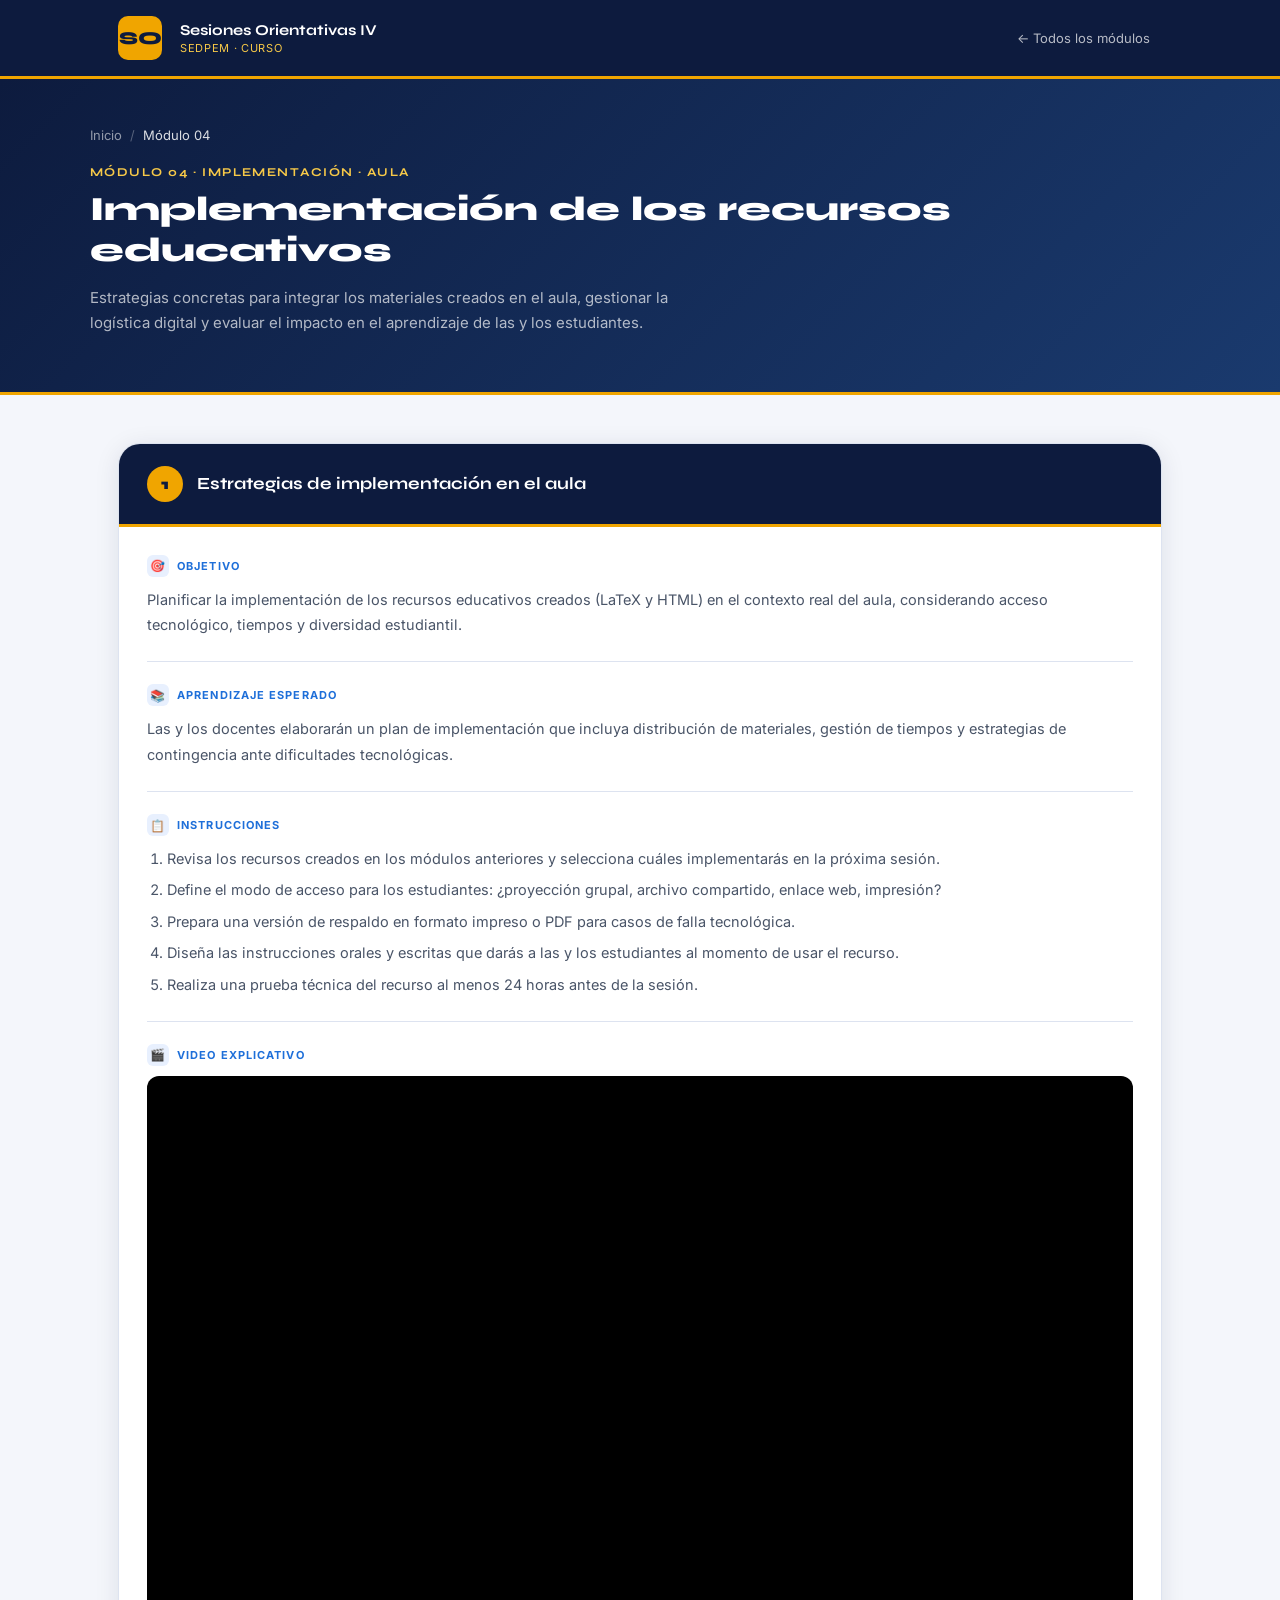
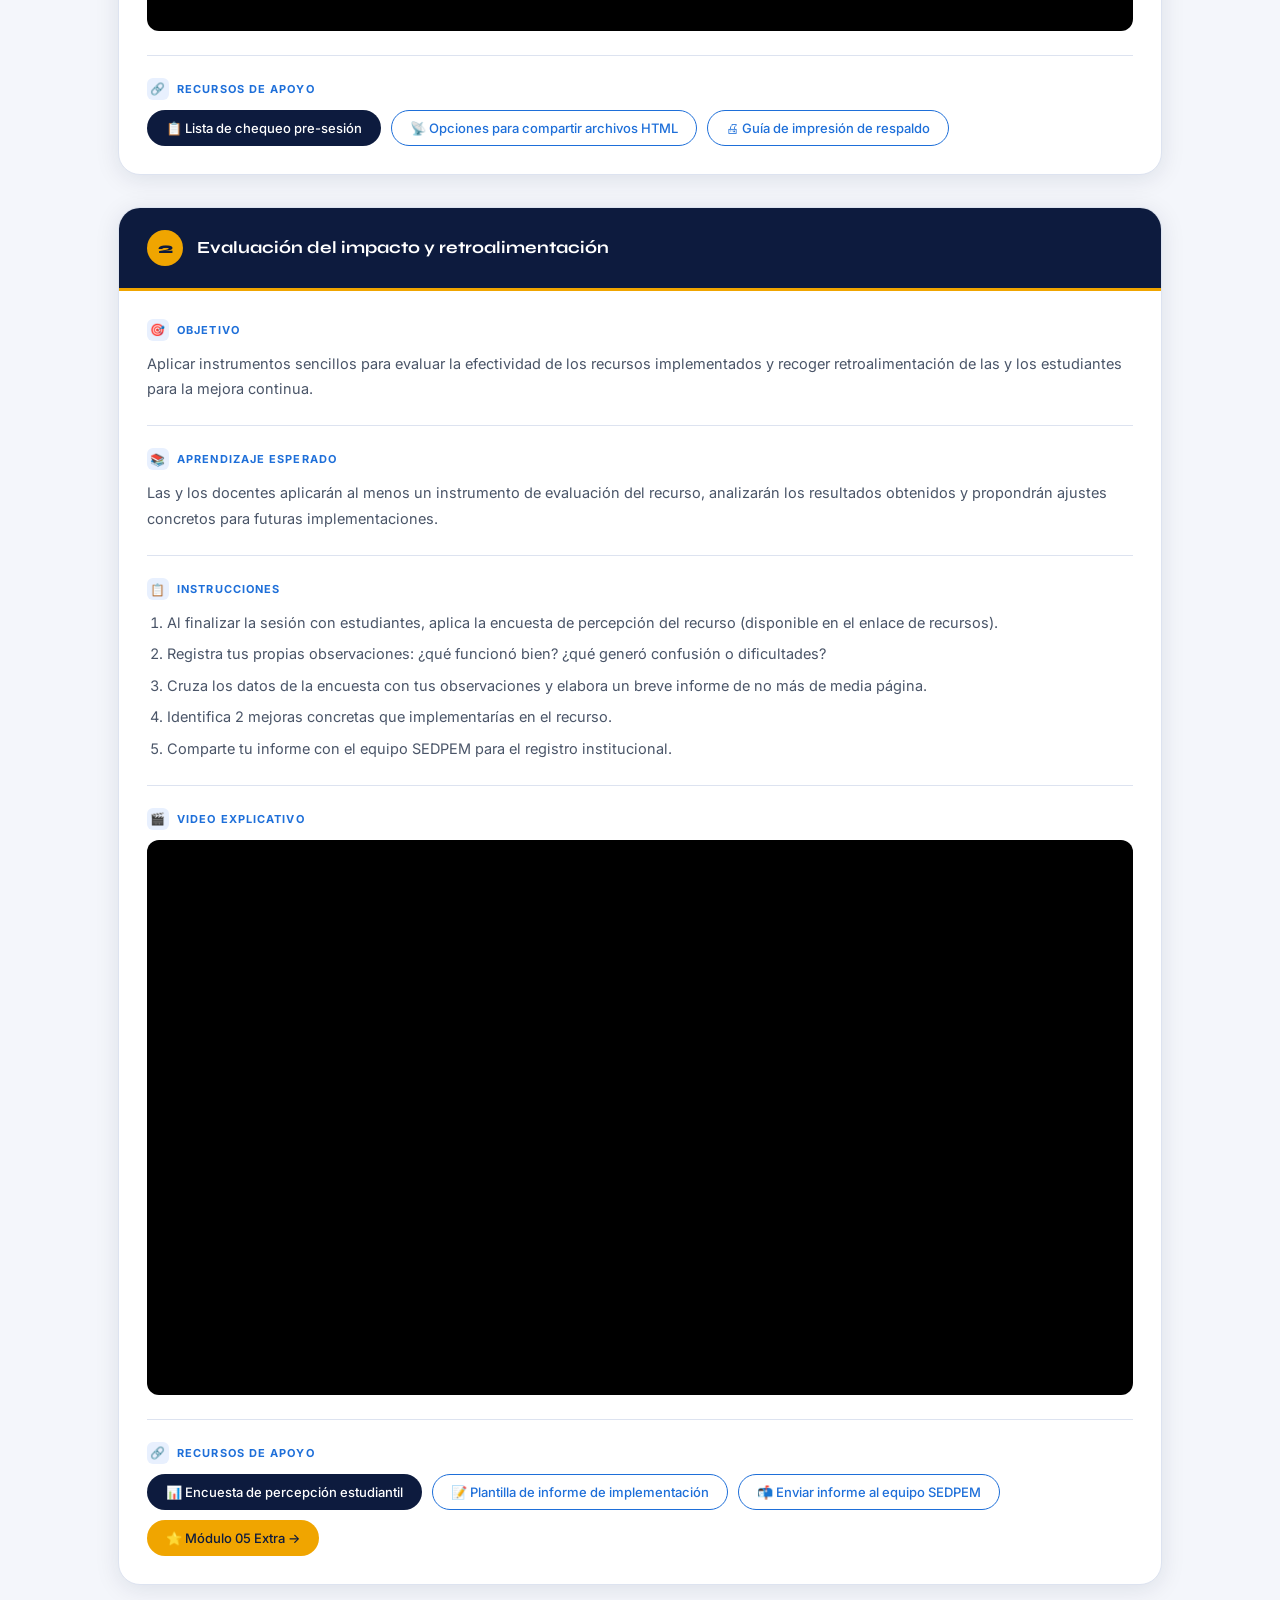
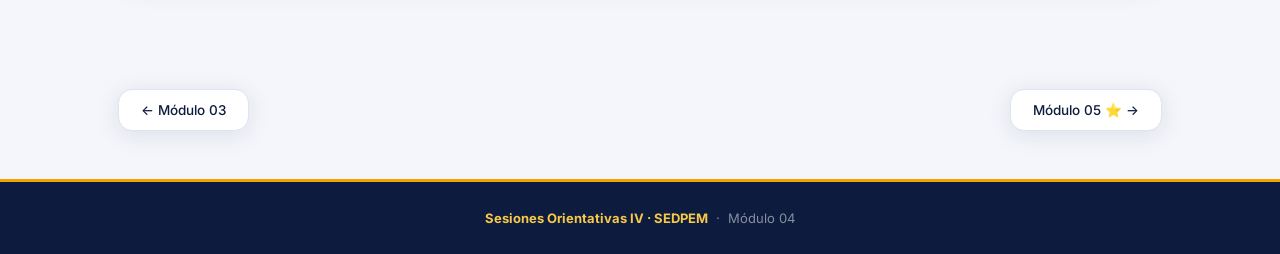
<file: modulos/modulo-04.html>
<!DOCTYPE html>
<html lang="es">
<head>
  <meta charset="UTF-8">
  <meta name="viewport" content="width=device-width, initial-scale=1.0">
  <title>Módulo 04 – Sesiones Orientativas IV SEDPEM</title>
  <link rel="stylesheet" href="../css/styles.css">
</head>
<body>

  <header class="site-header">
    <div class="header-inner">
      <a href="../index.html" class="header-logo">SO</a>
      <a href="../index.html" class="header-title">
        Sesiones Orientativas IV
        <span>SEDPEM · Curso</span>
      </a>
      <nav class="header-nav">
        <a href="../index.html">← Todos los módulos</a>
      </nav>
    </div>
  </header>

  <section class="modulo-hero">
    <div class="modulo-hero-inner">
      <div class="breadcrumb">
        <a href="../index.html">Inicio</a>
        <span class="breadcrumb-sep">/</span>
        <span class="breadcrumb-current">Módulo 04</span>
      </div>
      <div class="modulo-hero-num">Módulo 04 · Implementación · Aula</div>
      <h1>Implementación de los recursos educativos</h1>
      <p>Estrategias concretas para integrar los materiales creados en el aula, gestionar la logística digital y evaluar el impacto en el aprendizaje de las y los estudiantes.</p>
    </div>
  </section>

  <div class="capsulas-container">

    <!-- ── CÁPSULA 1 ── -->
    <article class="capsula">
      <div class="capsula-header">
        <div class="capsula-num">1</div>
        <div class="capsula-titulo">Estrategias de implementación en el aula</div>
      </div>
      <div class="capsula-body">

        <div class="capsula-bloque">
          <div class="bloque-label"><div class="bloque-label-icon">🎯</div> Objetivo</div>
          <p>Planificar la implementación de los recursos educativos creados (LaTeX y HTML) en el contexto real del aula, considerando acceso tecnológico, tiempos y diversidad estudiantil.</p>
        </div>

        <hr class="divider">

        <div class="capsula-bloque">
          <div class="bloque-label"><div class="bloque-label-icon">📚</div> Aprendizaje esperado</div>
          <p>Las y los docentes elaborarán un plan de implementación que incluya distribución de materiales, gestión de tiempos y estrategias de contingencia ante dificultades tecnológicas.</p>
        </div>

        <hr class="divider">

        <div class="capsula-bloque">
          <div class="bloque-label"><div class="bloque-label-icon">📋</div> Instrucciones</div>
          <ol>
            <li>Revisa los recursos creados en los módulos anteriores y selecciona cuáles implementarás en la próxima sesión.</li>
            <li>Define el modo de acceso para los estudiantes: ¿proyección grupal, archivo compartido, enlace web, impresión?</li>
            <li>Prepara una versión de respaldo en formato impreso o PDF para casos de falla tecnológica.</li>
            <li>Diseña las instrucciones orales y escritas que darás a las y los estudiantes al momento de usar el recurso.</li>
            <li>Realiza una prueba técnica del recurso al menos 24 horas antes de la sesión.</li>
          </ol>
        </div>

        <hr class="divider">

        <div class="capsula-bloque">
          <div class="bloque-label"><div class="bloque-label-icon">🎬</div> Video explicativo</div>
          <div class="video-wrapper">
            <iframe src="https://www.youtube.com/embed/VIDEO_ID_7" allowfullscreen loading="lazy" title="Estrategias de implementación"></iframe>
          </div>
        </div>

        <hr class="divider">

        <div class="capsula-bloque">
          <div class="bloque-label"><div class="bloque-label-icon">🔗</div> Recursos de apoyo</div>
          <div class="botones-recursos">
            <a href="#" target="_blank" class="btn-recurso">📋 Lista de chequeo pre-sesión</a>
            <a href="#" target="_blank" class="btn-recurso secondary">📡 Opciones para compartir archivos HTML</a>
            <a href="#" target="_blank" class="btn-recurso secondary">🖨 Guía de impresión de respaldo</a>
          </div>
        </div>

      </div>
    </article>

    <!-- ── CÁPSULA 2 ── -->
    <article class="capsula">
      <div class="capsula-header">
        <div class="capsula-num">2</div>
        <div class="capsula-titulo">Evaluación del impacto y retroalimentación</div>
      </div>
      <div class="capsula-body">

        <div class="capsula-bloque">
          <div class="bloque-label"><div class="bloque-label-icon">🎯</div> Objetivo</div>
          <p>Aplicar instrumentos sencillos para evaluar la efectividad de los recursos implementados y recoger retroalimentación de las y los estudiantes para la mejora continua.</p>
        </div>

        <hr class="divider">

        <div class="capsula-bloque">
          <div class="bloque-label"><div class="bloque-label-icon">📚</div> Aprendizaje esperado</div>
          <p>Las y los docentes aplicarán al menos un instrumento de evaluación del recurso, analizarán los resultados obtenidos y propondrán ajustes concretos para futuras implementaciones.</p>
        </div>

        <hr class="divider">

        <div class="capsula-bloque">
          <div class="bloque-label"><div class="bloque-label-icon">📋</div> Instrucciones</div>
          <ol>
            <li>Al finalizar la sesión con estudiantes, aplica la encuesta de percepción del recurso (disponible en el enlace de recursos).</li>
            <li>Registra tus propias observaciones: ¿qué funcionó bien? ¿qué generó confusión o dificultades?</li>
            <li>Cruza los datos de la encuesta con tus observaciones y elabora un breve informe de no más de media página.</li>
            <li>Identifica 2 mejoras concretas que implementarías en el recurso.</li>
            <li>Comparte tu informe con el equipo SEDPEM para el registro institucional.</li>
          </ol>
        </div>

        <hr class="divider">

        <div class="capsula-bloque">
          <div class="bloque-label"><div class="bloque-label-icon">🎬</div> Video explicativo</div>
          <div class="video-wrapper">
            <iframe src="https://www.youtube.com/embed/VIDEO_ID_8" allowfullscreen loading="lazy" title="Evaluación de impacto"></iframe>
          </div>
        </div>

        <hr class="divider">

        <div class="capsula-bloque">
          <div class="bloque-label"><div class="bloque-label-icon">🔗</div> Recursos de apoyo</div>
          <div class="botones-recursos">
            <a href="#" target="_blank" class="btn-recurso">📊 Encuesta de percepción estudiantil</a>
            <a href="#" target="_blank" class="btn-recurso secondary">📝 Plantilla de informe de implementación</a>
            <a href="#" target="_blank" class="btn-recurso secondary">📬 Enviar informe al equipo SEDPEM</a>
            <a href="modulo-05.html" class="btn-recurso dorado">⭐ Módulo 05 Extra →</a>
          </div>
        </div>

      </div>
    </article>

  </div>

  <div class="nav-modulos">
    <a href="modulo-03.html" class="nav-btn">← Módulo 03</a>
    <a href="modulo-05.html" class="nav-btn">Módulo 05 ⭐ →</a>
  </div>

  <footer class="site-footer">
    <strong>Sesiones Orientativas IV · SEDPEM</strong> &nbsp;·&nbsp; Módulo 04
  </footer>

</body>
</html>
</file>
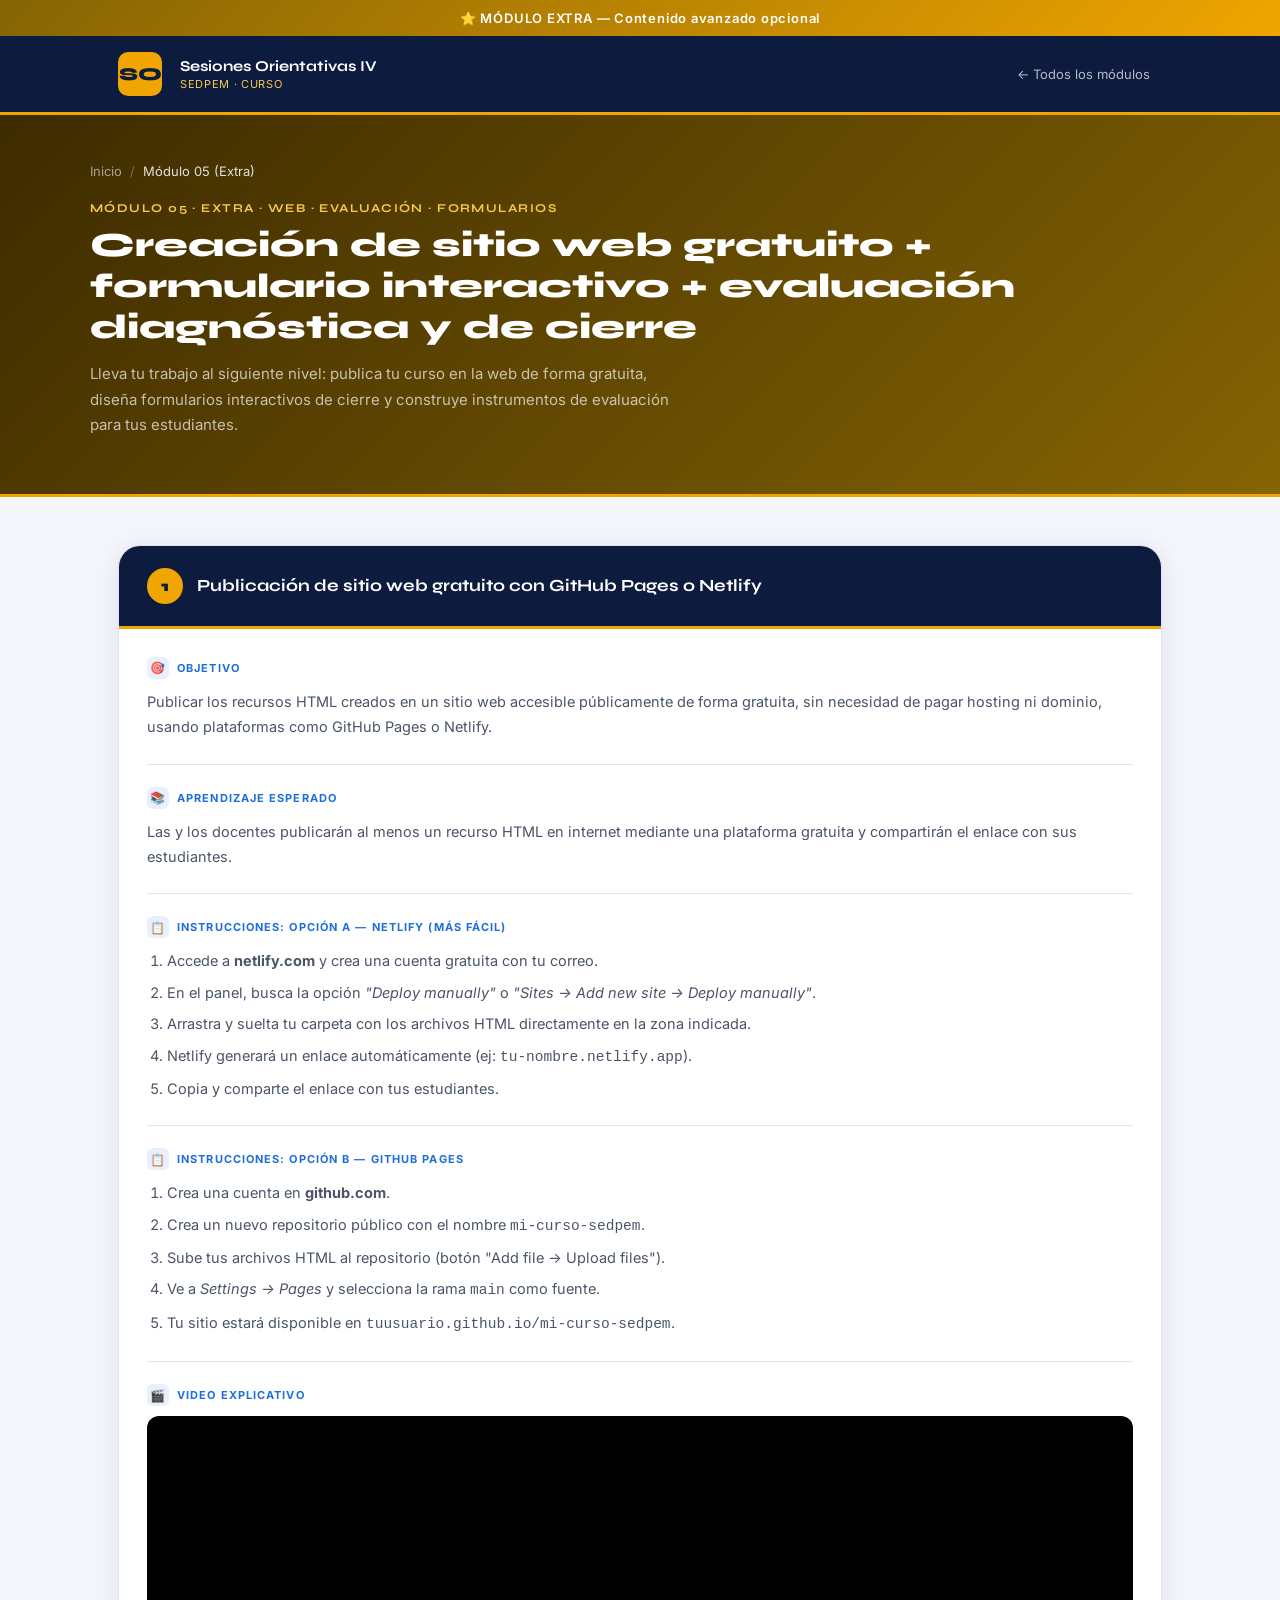
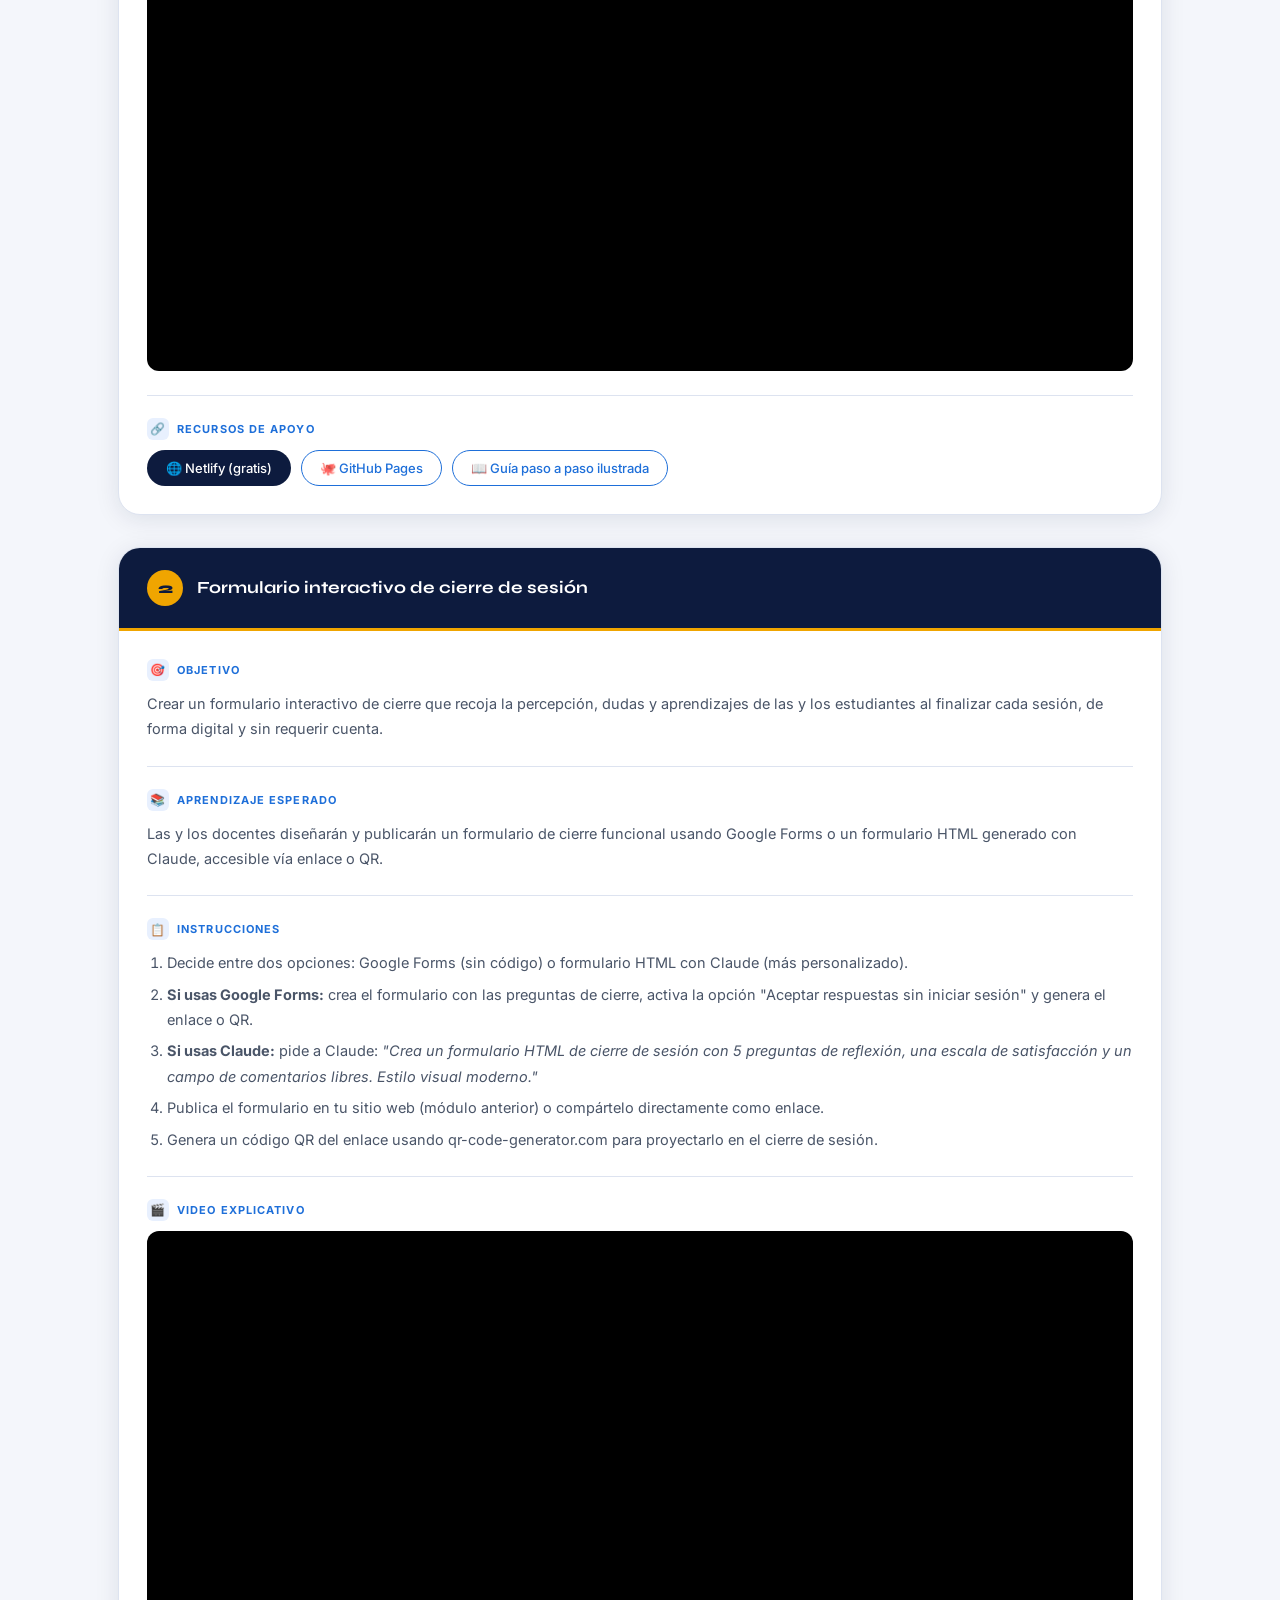
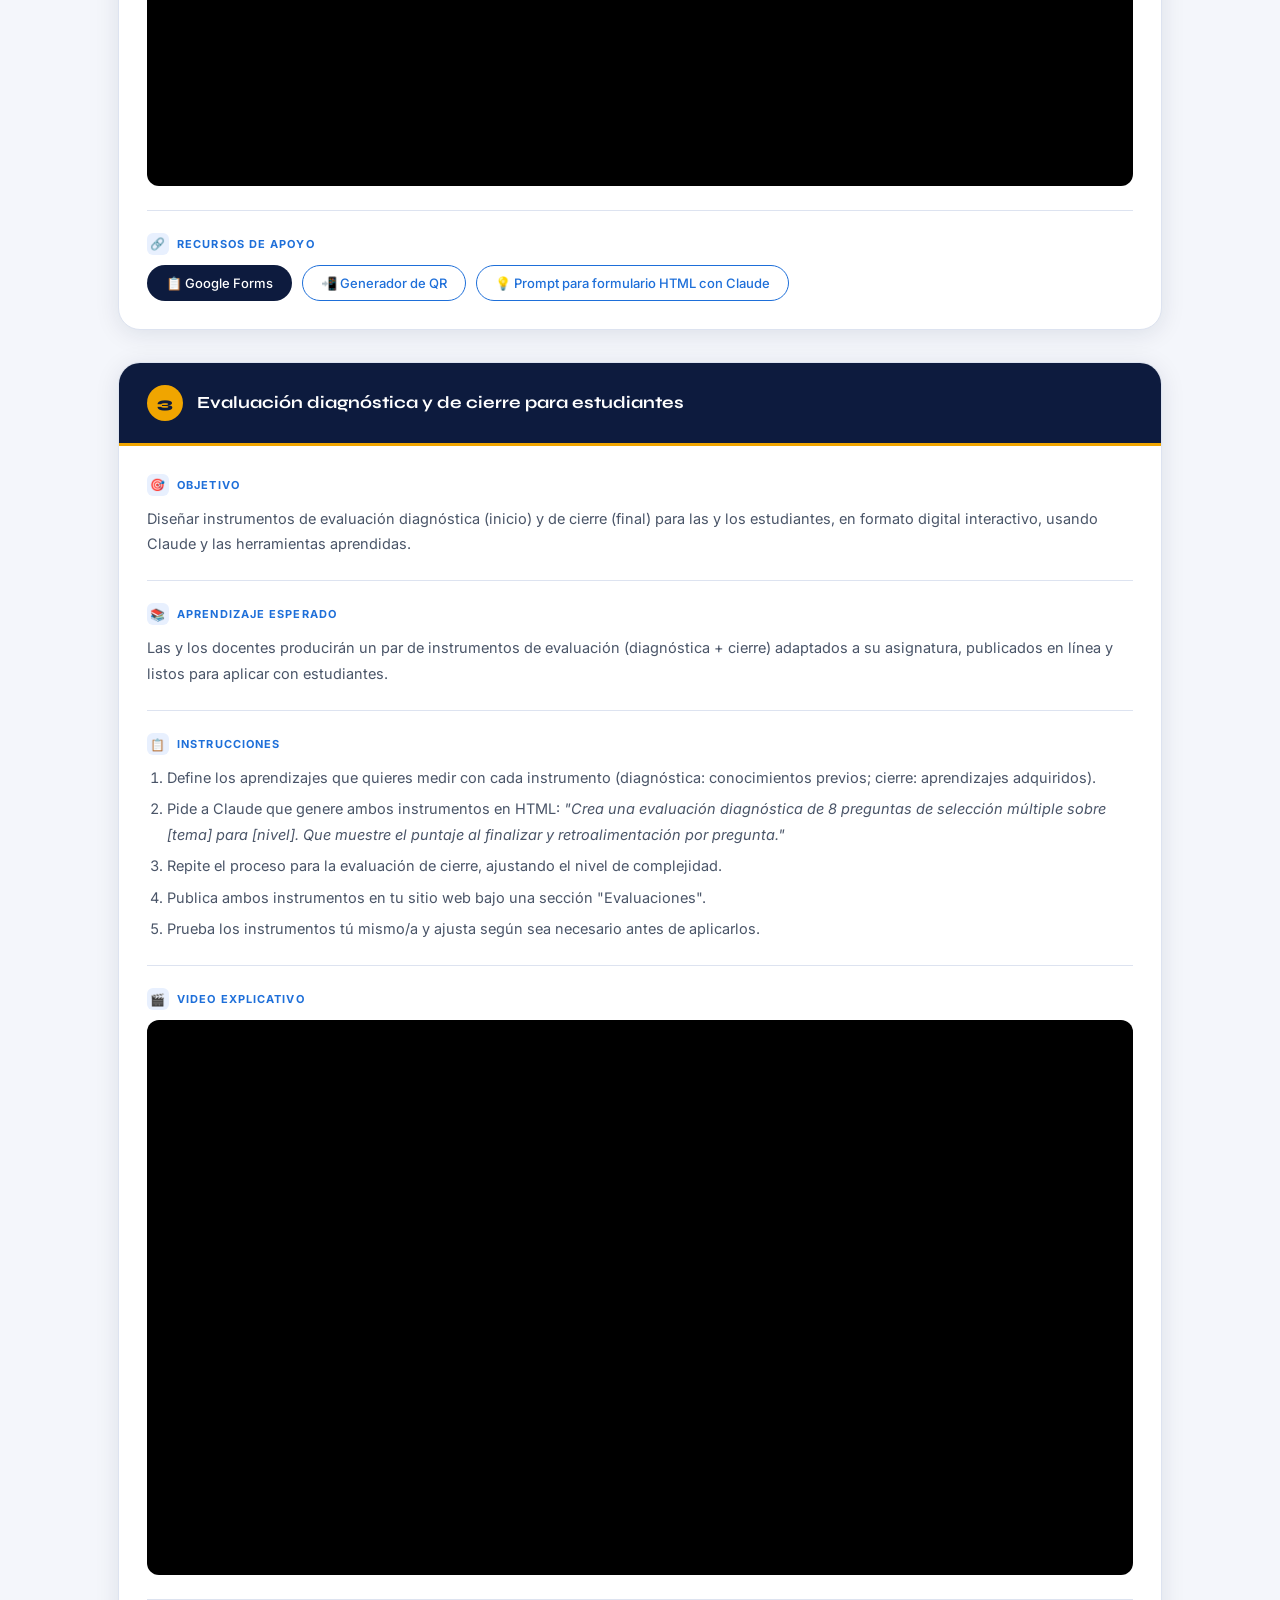
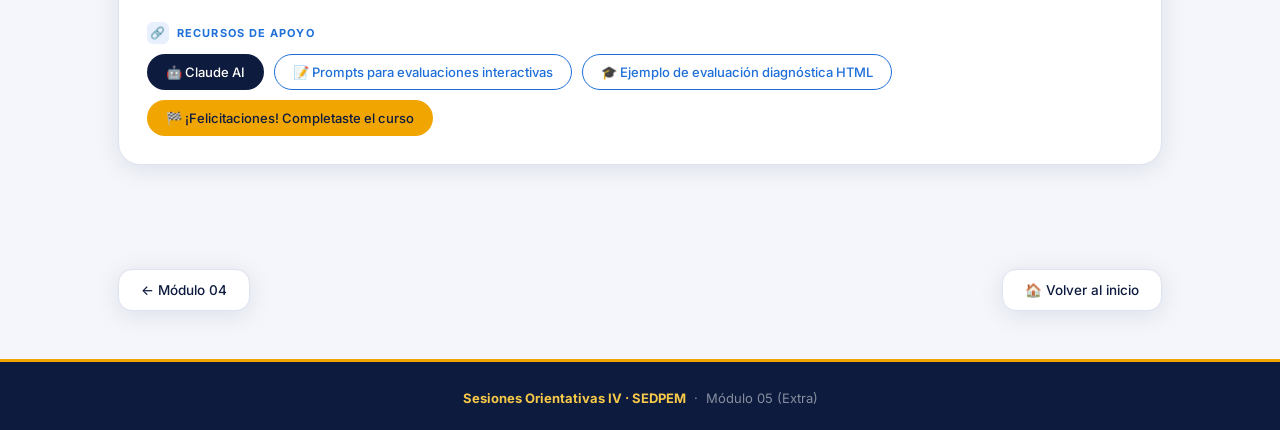
<file: modulos/modulo-05.html>
<!DOCTYPE html>
<html lang="es">
<head>
  <meta charset="UTF-8">
  <meta name="viewport" content="width=device-width, initial-scale=1.0">
  <title>Módulo 05 Extra – Sesiones Orientativas IV SEDPEM</title>
  <link rel="stylesheet" href="../css/styles.css">
  <style>
    .extra-banner {
      background: linear-gradient(135deg, #856404, #f0a500);
      color: #fff;
      text-align: center;
      padding: 10px 20px;
      font-size: 13px;
      font-weight: 600;
      letter-spacing: 0.06em;
    }
  </style>
</head>
<body>

  <div class="extra-banner">⭐ MÓDULO EXTRA — Contenido avanzado opcional</div>

  <header class="site-header">
    <div class="header-inner">
      <a href="../index.html" class="header-logo">SO</a>
      <a href="../index.html" class="header-title">
        Sesiones Orientativas IV
        <span>SEDPEM · Curso</span>
      </a>
      <nav class="header-nav">
        <a href="../index.html">← Todos los módulos</a>
      </nav>
    </div>
  </header>

  <section class="modulo-hero" style="background:linear-gradient(135deg,#3d2b00,#856404);">
    <div class="modulo-hero-inner">
      <div class="breadcrumb">
        <a href="../index.html">Inicio</a>
        <span class="breadcrumb-sep">/</span>
        <span class="breadcrumb-current">Módulo 05 (Extra)</span>
      </div>
      <div class="modulo-hero-num" style="color:#f7c948;">Módulo 05 · Extra · Web · Evaluación · Formularios</div>
      <h1>Creación de sitio web gratuito + formulario interactivo + evaluación diagnóstica y de cierre</h1>
      <p>Lleva tu trabajo al siguiente nivel: publica tu curso en la web de forma gratuita, diseña formularios interactivos de cierre y construye instrumentos de evaluación para tus estudiantes.</p>
    </div>
  </section>

  <div class="capsulas-container">

    <!-- ── CÁPSULA 1 ── -->
    <article class="capsula">
      <div class="capsula-header" style="border-bottom-color:#f0a500;">
        <div class="capsula-num" style="background:#f0a500;">1</div>
        <div class="capsula-titulo">Publicación de sitio web gratuito con GitHub Pages o Netlify</div>
      </div>
      <div class="capsula-body">

        <div class="capsula-bloque">
          <div class="bloque-label"><div class="bloque-label-icon">🎯</div> Objetivo</div>
          <p>Publicar los recursos HTML creados en un sitio web accesible públicamente de forma gratuita, sin necesidad de pagar hosting ni dominio, usando plataformas como GitHub Pages o Netlify.</p>
        </div>

        <hr class="divider">

        <div class="capsula-bloque">
          <div class="bloque-label"><div class="bloque-label-icon">📚</div> Aprendizaje esperado</div>
          <p>Las y los docentes publicarán al menos un recurso HTML en internet mediante una plataforma gratuita y compartirán el enlace con sus estudiantes.</p>
        </div>

        <hr class="divider">

        <div class="capsula-bloque">
          <div class="bloque-label"><div class="bloque-label-icon">📋</div> Instrucciones: Opción A — Netlify (más fácil)</div>
          <ol>
            <li>Accede a <strong>netlify.com</strong> y crea una cuenta gratuita con tu correo.</li>
            <li>En el panel, busca la opción <em>"Deploy manually"</em> o <em>"Sites → Add new site → Deploy manually"</em>.</li>
            <li>Arrastra y suelta tu carpeta con los archivos HTML directamente en la zona indicada.</li>
            <li>Netlify generará un enlace automáticamente (ej: <code>tu-nombre.netlify.app</code>).</li>
            <li>Copia y comparte el enlace con tus estudiantes.</li>
          </ol>
        </div>

        <hr class="divider">

        <div class="capsula-bloque">
          <div class="bloque-label"><div class="bloque-label-icon">📋</div> Instrucciones: Opción B — GitHub Pages</div>
          <ol>
            <li>Crea una cuenta en <strong>github.com</strong>.</li>
            <li>Crea un nuevo repositorio público con el nombre <code>mi-curso-sedpem</code>.</li>
            <li>Sube tus archivos HTML al repositorio (botón "Add file → Upload files").</li>
            <li>Ve a <em>Settings → Pages</em> y selecciona la rama <code>main</code> como fuente.</li>
            <li>Tu sitio estará disponible en <code>tuusuario.github.io/mi-curso-sedpem</code>.</li>
          </ol>
        </div>

        <hr class="divider">

        <div class="capsula-bloque">
          <div class="bloque-label"><div class="bloque-label-icon">🎬</div> Video explicativo</div>
          <div class="video-wrapper">
            <iframe src="https://www.youtube.com/embed/VIDEO_ID_9" allowfullscreen loading="lazy" title="Publicar sitio web gratis"></iframe>
          </div>
        </div>

        <hr class="divider">

        <div class="capsula-bloque">
          <div class="bloque-label"><div class="bloque-label-icon">🔗</div> Recursos de apoyo</div>
          <div class="botones-recursos">
            <a href="https://netlify.com" target="_blank" class="btn-recurso">🌐 Netlify (gratis)</a>
            <a href="https://pages.github.com" target="_blank" class="btn-recurso secondary">🐙 GitHub Pages</a>
            <a href="#" target="_blank" class="btn-recurso secondary">📖 Guía paso a paso ilustrada</a>
          </div>
        </div>

      </div>
    </article>

    <!-- ── CÁPSULA 2 ── -->
    <article class="capsula">
      <div class="capsula-header" style="border-bottom-color:#f0a500;">
        <div class="capsula-num" style="background:#f0a500;">2</div>
        <div class="capsula-titulo">Formulario interactivo de cierre de sesión</div>
      </div>
      <div class="capsula-body">

        <div class="capsula-bloque">
          <div class="bloque-label"><div class="bloque-label-icon">🎯</div> Objetivo</div>
          <p>Crear un formulario interactivo de cierre que recoja la percepción, dudas y aprendizajes de las y los estudiantes al finalizar cada sesión, de forma digital y sin requerir cuenta.</p>
        </div>

        <hr class="divider">

        <div class="capsula-bloque">
          <div class="bloque-label"><div class="bloque-label-icon">📚</div> Aprendizaje esperado</div>
          <p>Las y los docentes diseñarán y publicarán un formulario de cierre funcional usando Google Forms o un formulario HTML generado con Claude, accesible vía enlace o QR.</p>
        </div>

        <hr class="divider">

        <div class="capsula-bloque">
          <div class="bloque-label"><div class="bloque-label-icon">📋</div> Instrucciones</div>
          <ol>
            <li>Decide entre dos opciones: Google Forms (sin código) o formulario HTML con Claude (más personalizado).</li>
            <li><strong>Si usas Google Forms:</strong> crea el formulario con las preguntas de cierre, activa la opción "Aceptar respuestas sin iniciar sesión" y genera el enlace o QR.</li>
            <li><strong>Si usas Claude:</strong> pide a Claude: <em>"Crea un formulario HTML de cierre de sesión con 5 preguntas de reflexión, una escala de satisfacción y un campo de comentarios libres. Estilo visual moderno."</em></li>
            <li>Publica el formulario en tu sitio web (módulo anterior) o compártelo directamente como enlace.</li>
            <li>Genera un código QR del enlace usando qr-code-generator.com para proyectarlo en el cierre de sesión.</li>
          </ol>
        </div>

        <hr class="divider">

        <div class="capsula-bloque">
          <div class="bloque-label"><div class="bloque-label-icon">🎬</div> Video explicativo</div>
          <div class="video-wrapper">
            <iframe src="https://www.youtube.com/embed/VIDEO_ID_10" allowfullscreen loading="lazy" title="Formulario de cierre interactivo"></iframe>
          </div>
        </div>

        <hr class="divider">

        <div class="capsula-bloque">
          <div class="bloque-label"><div class="bloque-label-icon">🔗</div> Recursos de apoyo</div>
          <div class="botones-recursos">
            <a href="https://forms.google.com" target="_blank" class="btn-recurso">📋 Google Forms</a>
            <a href="https://www.qr-code-generator.com" target="_blank" class="btn-recurso secondary">📲 Generador de QR</a>
            <a href="#" target="_blank" class="btn-recurso secondary">💡 Prompt para formulario HTML con Claude</a>
          </div>
        </div>

      </div>
    </article>

    <!-- ── CÁPSULA 3 ── -->
    <article class="capsula">
      <div class="capsula-header" style="border-bottom-color:#f0a500;">
        <div class="capsula-num" style="background:#f0a500;">3</div>
        <div class="capsula-titulo">Evaluación diagnóstica y de cierre para estudiantes</div>
      </div>
      <div class="capsula-body">

        <div class="capsula-bloque">
          <div class="bloque-label"><div class="bloque-label-icon">🎯</div> Objetivo</div>
          <p>Diseñar instrumentos de evaluación diagnóstica (inicio) y de cierre (final) para las y los estudiantes, en formato digital interactivo, usando Claude y las herramientas aprendidas.</p>
        </div>

        <hr class="divider">

        <div class="capsula-bloque">
          <div class="bloque-label"><div class="bloque-label-icon">📚</div> Aprendizaje esperado</div>
          <p>Las y los docentes producirán un par de instrumentos de evaluación (diagnóstica + cierre) adaptados a su asignatura, publicados en línea y listos para aplicar con estudiantes.</p>
        </div>

        <hr class="divider">

        <div class="capsula-bloque">
          <div class="bloque-label"><div class="bloque-label-icon">📋</div> Instrucciones</div>
          <ol>
            <li>Define los aprendizajes que quieres medir con cada instrumento (diagnóstica: conocimientos previos; cierre: aprendizajes adquiridos).</li>
            <li>Pide a Claude que genere ambos instrumentos en HTML: <em>"Crea una evaluación diagnóstica de 8 preguntas de selección múltiple sobre [tema] para [nivel]. Que muestre el puntaje al finalizar y retroalimentación por pregunta."</em></li>
            <li>Repite el proceso para la evaluación de cierre, ajustando el nivel de complejidad.</li>
            <li>Publica ambos instrumentos en tu sitio web bajo una sección "Evaluaciones".</li>
            <li>Prueba los instrumentos tú mismo/a y ajusta según sea necesario antes de aplicarlos.</li>
          </ol>
        </div>

        <hr class="divider">

        <div class="capsula-bloque">
          <div class="bloque-label"><div class="bloque-label-icon">🎬</div> Video explicativo</div>
          <div class="video-wrapper">
            <iframe src="https://www.youtube.com/embed/VIDEO_ID_11" allowfullscreen loading="lazy" title="Evaluación diagnóstica y de cierre"></iframe>
          </div>
        </div>

        <hr class="divider">

        <div class="capsula-bloque">
          <div class="bloque-label"><div class="bloque-label-icon">🔗</div> Recursos de apoyo</div>
          <div class="botones-recursos">
            <a href="https://claude.ai" target="_blank" class="btn-recurso">🤖 Claude AI</a>
            <a href="#" target="_blank" class="btn-recurso secondary">📝 Prompts para evaluaciones interactivas</a>
            <a href="#" target="_blank" class="btn-recurso secondary">🎓 Ejemplo de evaluación diagnóstica HTML</a>
            <a href="#" target="_blank" class="btn-recurso dorado">🏁 ¡Felicitaciones! Completaste el curso</a>
          </div>
        </div>

      </div>
    </article>

  </div>

  <div class="nav-modulos">
    <a href="modulo-04.html" class="nav-btn">← Módulo 04</a>
    <a href="../index.html" class="nav-btn">🏠 Volver al inicio</a>
  </div>

  <footer class="site-footer">
    <strong>Sesiones Orientativas IV · SEDPEM</strong> &nbsp;·&nbsp; Módulo 05 (Extra)
  </footer>

</body>
</html>
</file>
<file: css/styles.css>
@import url('https://fonts.googleapis.com/css2?family=Syne:wght@400;600;700;800&family=Inter:wght@400;500;600&display=swap');

:root {
  --azul-oscuro: #0d1b3e;
  --azul-medio: #1a3a6e;
  --azul-acento: #1e6fd9;
  --azul-claro: #4a9ff5;
  --dorado: #f0a500;
  --dorado-claro: #f7c948;
  --blanco: #ffffff;
  --gris-claro: #f4f6fb;
  --gris-texto: #4a5568;
  --borde: #dde3f0;
  --sombra: 0 4px 24px rgba(13, 27, 62, 0.10);
  --sombra-hover: 0 8px 32px rgba(13, 27, 62, 0.18);
  --radio: 14px;
  --radio-grande: 22px;
}

*, *::before, *::after { box-sizing: border-box; margin: 0; padding: 0; }

html { scroll-behavior: smooth; }

body {
  font-family: 'Inter', sans-serif;
  background: var(--gris-claro);
  color: var(--azul-oscuro);
  min-height: 100vh;
}

/* ── HEADER ─────────────────────────────────────────────── */
.site-header {
  background: var(--azul-oscuro);
  padding: 0;
  position: sticky;
  top: 0;
  z-index: 100;
  border-bottom: 3px solid var(--dorado);
}

.header-inner {
  max-width: 1100px;
  margin: 0 auto;
  padding: 16px 28px;
  display: flex;
  align-items: center;
  gap: 18px;
}

.header-logo {
  width: 44px;
  height: 44px;
  background: var(--dorado);
  border-radius: 10px;
  display: flex;
  align-items: center;
  justify-content: center;
  font-family: 'Syne', sans-serif;
  font-weight: 800;
  font-size: 18px;
  color: var(--azul-oscuro);
  flex-shrink: 0;
  text-decoration: none;
}

.header-title {
  font-family: 'Syne', sans-serif;
  font-weight: 700;
  font-size: 15px;
  color: var(--blanco);
  line-height: 1.3;
  text-decoration: none;
}

.header-title span {
  display: block;
  font-size: 11px;
  font-weight: 400;
  font-family: 'Inter', sans-serif;
  color: var(--dorado-claro);
  letter-spacing: 0.06em;
  text-transform: uppercase;
}

.header-nav {
  margin-left: auto;
  display: flex;
  gap: 6px;
  align-items: center;
}

.header-nav a {
  color: rgba(255,255,255,0.7);
  text-decoration: none;
  font-size: 13px;
  padding: 6px 12px;
  border-radius: 8px;
  transition: all .2s;
}

.header-nav a:hover {
  background: rgba(255,255,255,0.1);
  color: var(--blanco);
}

/* ── HERO (index) ───────────────────────────────────────── */
.hero {
  background: linear-gradient(135deg, var(--azul-oscuro) 0%, var(--azul-medio) 100%);
  padding: 72px 28px 80px;
  text-align: center;
  position: relative;
  overflow: hidden;
}

.hero::before {
  content: '';
  position: absolute;
  inset: 0;
  background: radial-gradient(ellipse at 70% 40%, rgba(30,111,217,0.22) 0%, transparent 60%),
              radial-gradient(ellipse at 20% 80%, rgba(240,165,0,0.12) 0%, transparent 50%);
}

.hero-content { position: relative; max-width: 720px; margin: 0 auto; }

.hero-badge {
  display: inline-block;
  background: rgba(240,165,0,0.15);
  border: 1px solid rgba(240,165,0,0.4);
  color: var(--dorado-claro);
  font-size: 12px;
  font-weight: 600;
  letter-spacing: 0.1em;
  text-transform: uppercase;
  padding: 6px 16px;
  border-radius: 999px;
  margin-bottom: 22px;
}

.hero h1 {
  font-family: 'Syne', sans-serif;
  font-size: clamp(26px, 4.5vw, 42px);
  font-weight: 800;
  color: var(--blanco);
  line-height: 1.18;
  margin-bottom: 18px;
}

.hero h1 em {
  font-style: normal;
  color: var(--dorado-claro);
}

.hero-desc {
  font-size: 16px;
  color: rgba(255,255,255,0.72);
  line-height: 1.7;
  max-width: 560px;
  margin: 0 auto 32px;
}

.hero-stats {
  display: flex;
  justify-content: center;
  gap: 32px;
  flex-wrap: wrap;
}

.hero-stat { text-align: center; }

.hero-stat strong {
  display: block;
  font-family: 'Syne', sans-serif;
  font-size: 26px;
  font-weight: 700;
  color: var(--dorado-claro);
}

.hero-stat span {
  font-size: 12px;
  color: rgba(255,255,255,0.55);
  text-transform: uppercase;
  letter-spacing: 0.06em;
}

/* ── MODULOS GRID (index) ────────────────────────────────── */
.modulos-section {
  max-width: 1100px;
  margin: 0 auto;
  padding: 60px 28px;
}

.section-label {
  font-size: 12px;
  font-weight: 600;
  letter-spacing: 0.12em;
  text-transform: uppercase;
  color: var(--azul-acento);
  margin-bottom: 10px;
}

.section-titulo {
  font-family: 'Syne', sans-serif;
  font-size: clamp(20px, 3vw, 28px);
  font-weight: 700;
  color: var(--azul-oscuro);
  margin-bottom: 36px;
}

.modulos-grid {
  display: grid;
  grid-template-columns: repeat(auto-fill, minmax(290px, 1fr));
  gap: 22px;
}

.modulo-card {
  background: var(--blanco);
  border: 1px solid var(--borde);
  border-radius: var(--radio-grande);
  padding: 28px;
  text-decoration: none;
  color: inherit;
  display: flex;
  flex-direction: column;
  gap: 14px;
  transition: all .25s ease;
  position: relative;
  overflow: hidden;
}

.modulo-card::before {
  content: '';
  position: absolute;
  top: 0; left: 0; right: 0;
  height: 4px;
  background: var(--card-color, var(--azul-acento));
  border-radius: var(--radio-grande) var(--radio-grande) 0 0;
}

.modulo-card:hover {
  box-shadow: var(--sombra-hover);
  transform: translateY(-3px);
  border-color: transparent;
}

.modulo-num {
  font-family: 'Syne', sans-serif;
  font-size: 12px;
  font-weight: 700;
  letter-spacing: 0.1em;
  text-transform: uppercase;
  color: var(--gris-texto);
}

.modulo-icon {
  width: 48px;
  height: 48px;
  border-radius: 12px;
  display: flex;
  align-items: center;
  justify-content: center;
  font-size: 22px;
  background: var(--card-bg, #e8f0fe);
  flex-shrink: 0;
}

.modulo-card h3 {
  font-family: 'Syne', sans-serif;
  font-size: 16px;
  font-weight: 700;
  line-height: 1.35;
  color: var(--azul-oscuro);
}

.modulo-desc {
  font-size: 13.5px;
  color: var(--gris-texto);
  line-height: 1.6;
  flex: 1;
}

.modulo-tag {
  align-self: flex-start;
  font-size: 11px;
  font-weight: 600;
  padding: 4px 10px;
  border-radius: 999px;
  background: var(--card-bg, #e8f0fe);
  color: var(--card-color, var(--azul-acento));
}

.modulo-extra .modulo-tag {
  background: #fff3cd;
  color: #856404;
}

.modulo-arrow {
  font-size: 18px;
  color: var(--card-color, var(--azul-acento));
  align-self: flex-end;
  transition: transform .2s;
}

.modulo-card:hover .modulo-arrow { transform: translateX(4px); }

/* ── FOOTER ─────────────────────────────────────────────── */
.site-footer {
  background: var(--azul-oscuro);
  color: rgba(255,255,255,0.5);
  text-align: center;
  padding: 28px;
  font-size: 13px;
  border-top: 3px solid var(--dorado);
}

.site-footer strong { color: var(--dorado-claro); }

/* ── MODULO PAGE ────────────────────────────────────────── */
.modulo-hero {
  background: linear-gradient(135deg, var(--azul-oscuro) 0%, var(--azul-medio) 100%);
  padding: 48px 28px 56px;
  border-bottom: 3px solid var(--dorado);
}

.modulo-hero-inner {
  max-width: 1100px;
  margin: 0 auto;
}

.breadcrumb {
  display: flex;
  align-items: center;
  gap: 8px;
  font-size: 13px;
  margin-bottom: 22px;
}

.breadcrumb a {
  color: rgba(255,255,255,0.55);
  text-decoration: none;
  transition: color .2s;
}

.breadcrumb a:hover { color: var(--dorado-claro); }

.breadcrumb-sep { color: rgba(255,255,255,0.3); }

.breadcrumb-current { color: rgba(255,255,255,0.85); }

.modulo-hero-num {
  font-family: 'Syne', sans-serif;
  font-size: 12px;
  font-weight: 700;
  letter-spacing: 0.12em;
  text-transform: uppercase;
  color: var(--dorado-claro);
  margin-bottom: 10px;
}

.modulo-hero h1 {
  font-family: 'Syne', sans-serif;
  font-size: clamp(22px, 3.5vw, 34px);
  font-weight: 800;
  color: var(--blanco);
  line-height: 1.2;
  margin-bottom: 14px;
}

.modulo-hero p {
  font-size: 15px;
  color: rgba(255,255,255,0.68);
  line-height: 1.7;
  max-width: 600px;
}

/* ── CAPSULAS ───────────────────────────────────────────── */
.capsulas-container {
  max-width: 1100px;
  margin: 0 auto;
  padding: 48px 28px 72px;
}

.capsula {
  background: var(--blanco);
  border: 1px solid var(--borde);
  border-radius: var(--radio-grande);
  margin-bottom: 32px;
  overflow: hidden;
  box-shadow: var(--sombra);
}

.capsula-header {
  padding: 22px 28px;
  background: var(--azul-oscuro);
  display: flex;
  align-items: center;
  gap: 14px;
  border-bottom: 3px solid var(--dorado);
}

.capsula-num {
  width: 36px; height: 36px;
  border-radius: 50%;
  background: var(--dorado);
  display: flex; align-items: center; justify-content: center;
  font-family: 'Syne', sans-serif;
  font-weight: 800;
  font-size: 15px;
  color: var(--azul-oscuro);
  flex-shrink: 0;
}

.capsula-titulo {
  font-family: 'Syne', sans-serif;
  font-size: 17px;
  font-weight: 700;
  color: var(--blanco);
}

.capsula-body { padding: 28px; }

.capsula-bloque { margin-bottom: 24px; }

.capsula-bloque:last-child { margin-bottom: 0; }

.bloque-label {
  display: flex;
  align-items: center;
  gap: 8px;
  font-size: 11px;
  font-weight: 700;
  letter-spacing: 0.1em;
  text-transform: uppercase;
  color: var(--azul-acento);
  margin-bottom: 10px;
}

.bloque-label-icon {
  width: 22px; height: 22px;
  background: #e8f0fe;
  border-radius: 6px;
  display: flex; align-items: center; justify-content: center;
  font-size: 12px;
}

.capsula-bloque p, .capsula-bloque li {
  font-size: 14.5px;
  color: var(--gris-texto);
  line-height: 1.75;
}

.capsula-bloque ol, .capsula-bloque ul { padding-left: 20px; }

.capsula-bloque li { margin-bottom: 6px; }

.divider {
  border: none;
  border-top: 1px solid var(--borde);
  margin: 22px 0;
}

/* ── VIDEO (legacy wrapper) ─────────────────────────────── */
.video-wrapper {
  position: relative;
  padding-top: 56.25%;
  border-radius: 12px;
  overflow: hidden;
  background: #000;
}

.video-wrapper iframe {
  position: absolute;
  top: 0; left: 0;
  width: 100%; height: 100%;
  border: none;
}

/* ── BOTONES RECURSO ────────────────────────────────────── */
.botones-recursos {
  display: flex;
  flex-wrap: wrap;
  gap: 10px;
  margin-top: 4px;
}

.btn-recurso {
  display: inline-flex;
  align-items: center;
  gap: 7px;
  background: var(--azul-oscuro);
  color: var(--blanco);
  text-decoration: none;
  font-size: 13px;
  font-weight: 500;
  padding: 9px 18px;
  border-radius: 999px;
  transition: all .2s;
  border: 1.5px solid transparent;
}

.btn-recurso:hover {
  background: var(--azul-acento);
  transform: translateY(-1px);
}

.btn-recurso.secondary {
  background: transparent;
  color: var(--azul-acento);
  border-color: var(--azul-acento);
}

.btn-recurso.secondary:hover {
  background: var(--azul-acento);
  color: var(--blanco);
}

.btn-recurso.dorado {
  background: var(--dorado);
  color: var(--azul-oscuro);
}

.btn-recurso.dorado:hover { background: var(--dorado-claro); }

/* ── NAV MODULOS ────────────────────────────────────────── */
.nav-modulos {
  max-width: 1100px;
  margin: 0 auto 48px;
  padding: 0 28px;
  display: flex;
  justify-content: space-between;
  gap: 16px;
}

.nav-btn {
  display: inline-flex;
  align-items: center;
  gap: 8px;
  background: var(--blanco);
  border: 1px solid var(--borde);
  color: var(--azul-oscuro);
  text-decoration: none;
  padding: 12px 22px;
  border-radius: var(--radio);
  font-size: 13.5px;
  font-weight: 500;
  transition: all .2s;
  box-shadow: var(--sombra);
}

.nav-btn:hover {
  background: var(--azul-oscuro);
  color: var(--blanco);
  border-color: var(--azul-oscuro);
}

/* ── VIDEO PLAYER UDEMY-STYLE ───────────────────────────── */
.video-bloque-fullwidth {
  margin-left: -28px;
  margin-right: -28px;
}

.video-player-section {
  background: #1c1d1f;
  overflow: hidden;
  margin: 0 0 1.5rem 0;
}

.video-player-layout {
  display: flex;
  min-height: 400px;
}

.video-main {
  flex: 1;
  display: flex;
  flex-direction: column;
  background: #000;
}

.video-embed-wrapper {
  position: relative;
  width: 100%;
  padding-top: 56.25%;
  background: #000;
}

.video-embed-wrapper iframe {
  position: absolute;
  inset: 0;
  width: 100%;
  height: 100%;
  border: none;
}

.video-embed-wrapper .video-placeholder {
  position: absolute;
  inset: 0;
  display: flex;
  flex-direction: column;
  align-items: center;
  justify-content: center;
  background: #1c1d1f;
  color: #fff;
  gap: 12px;
  cursor: pointer;
}

.video-placeholder-icon {
  width: 64px;
  height: 64px;
  background: rgba(255,255,255,0.15);
  border-radius: 50%;
  display: flex;
  align-items: center;
  justify-content: center;
  font-size: 28px;
  transition: background 0.2s;
}

.video-placeholder:hover .video-placeholder-icon {
  background: rgba(255,255,255,0.25);
}

.video-placeholder-title {
  font-size: 14px;
  color: rgba(255,255,255,0.7);
  text-align: center;
  padding: 0 1rem;
  max-width: 300px;
}

.video-info-bar {
  background: #1c1d1f;
  padding: 10px 14px;
  display: flex;
  align-items: center;
  justify-content: space-between;
  gap: 12px;
}

.video-info-title {
  font-size: 13px;
  font-weight: 500;
  color: #fff;
  flex: 1;
  white-space: nowrap;
  overflow: hidden;
  text-overflow: ellipsis;
}

.video-info-meta {
  font-size: 12px;
  color: rgba(255,255,255,0.55);
  white-space: nowrap;
}

.video-sidebar {
  width: 280px;
  background: #1c1d1f;
  border-left: 1px solid rgba(255,255,255,0.08);
  display: flex;
  flex-direction: column;
  overflow: hidden;
}

.sidebar-header {
  padding: 10px 14px;
  border-bottom: 1px solid rgba(255,255,255,0.1);
  font-size: 12px;
  font-weight: 500;
  color: rgba(255,255,255,0.6);
  text-transform: uppercase;
  letter-spacing: 0.04em;
}

.sidebar-list {
  flex: 1;
  overflow-y: auto;
  max-height: 340px;
  scrollbar-width: thin;
  scrollbar-color: rgba(255,255,255,0.2) transparent;
}

.sidebar-list::-webkit-scrollbar { width: 4px; }
.sidebar-list::-webkit-scrollbar-thumb {
  background: rgba(255,255,255,0.2);
  border-radius: 2px;
}

.video-item {
  display: flex;
  align-items: flex-start;
  gap: 10px;
  padding: 10px 14px;
  cursor: pointer;
  border-bottom: 1px solid rgba(255,255,255,0.05);
  transition: background 0.15s;
}

.video-item:hover { background: rgba(255,255,255,0.06); }

.video-item.active {
  background: rgba(255,255,255,0.1);
  border-left: 3px solid #a435f0;
}

.video-item.completed .item-check {
  background: #5624d0;
  border-color: #5624d0;
}

.item-check {
  width: 16px;
  height: 16px;
  border-radius: 50%;
  border: 2px solid rgba(255,255,255,0.3);
  flex-shrink: 0;
  margin-top: 2px;
  display: flex;
  align-items: center;
  justify-content: center;
  font-size: 9px;
  color: #fff;
}

.item-info { flex: 1; min-width: 0; }

.item-title {
  font-size: 12px;
  color: rgba(255,255,255,0.9);
  line-height: 1.4;
  margin-bottom: 3px;
}

.video-item.active .item-title {
  color: #fff;
  font-weight: 500;
}

.item-duration {
  font-size: 11px;
  color: rgba(255,255,255,0.4);
}

.item-now-playing {
  font-size: 10px;
  color: #a435f0;
  font-weight: 500;
  display: none;
}

.video-item.active .item-now-playing { display: block; }

.capsula-progress {
  display: flex;
  align-items: center;
  gap: 10px;
  margin-bottom: 1rem;
  padding: 8px 12px;
  background: #f3f0ff;
  border-radius: 6px;
  border-left: 3px solid #5624d0;
}

.progress-label {
  font-size: 12px;
  color: #5624d0;
  font-weight: 500;
  white-space: nowrap;
}

.progress-bar-track {
  flex: 1;
  height: 6px;
  background: rgba(86,36,208,0.15);
  border-radius: 3px;
  overflow: hidden;
}

.progress-bar-fill {
  height: 100%;
  background: #5624d0;
  border-radius: 3px;
  transition: width 0.4s ease;
}

.progress-count {
  font-size: 12px;
  color: #5624d0;
  white-space: nowrap;
}

/* ── RESPONSIVE ─────────────────────────────────────────── */
@media (max-width: 640px) {
  .header-nav { display: none; }
  .hero { padding: 48px 20px 56px; }
  .modulos-section { padding: 40px 18px; }
  .capsulas-container { padding: 28px 18px 48px; }
  .capsula-body { padding: 20px; }
  .capsula-header { padding: 18px 20px; }
  .hero-stats { gap: 20px; }
  .nav-modulos { flex-direction: column; }

  .video-bloque-fullwidth {
    margin-left: -20px;
    margin-right: -20px;
  }
  .video-player-layout { flex-direction: column; }
  .video-sidebar {
    width: 100%;
    border-left: none;
    border-top: 1px solid rgba(255,255,255,0.1);
  }
  .sidebar-list { max-height: 200px; }
}
</file>
